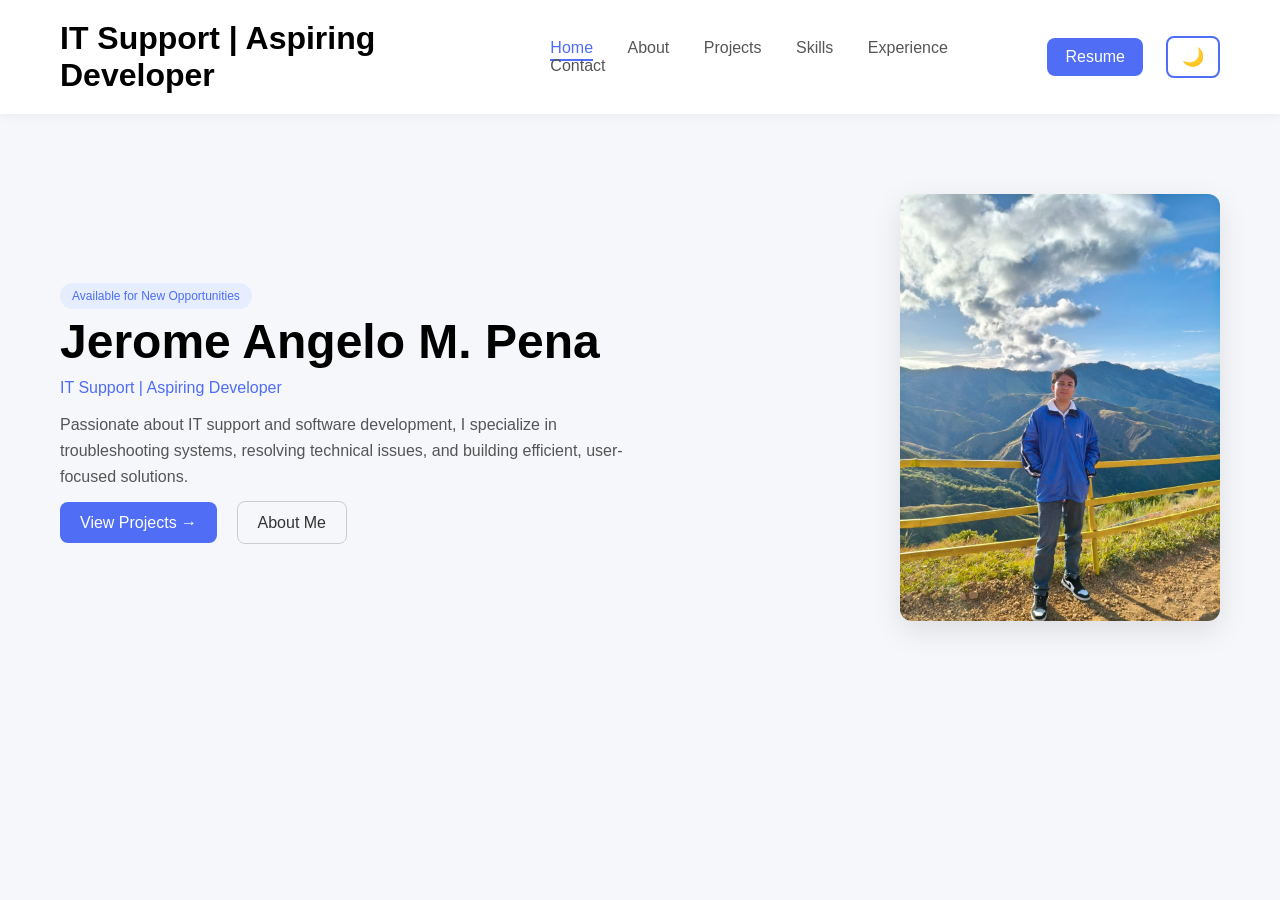
<file: index.html>
<!DOCTYPE html>
<html lang="en">
<head>
  <meta charset="UTF-8" />
  <meta name="viewport" content="width=device-width, initial-scale=1.0" />
  <title>Portfolio</title>

 <link rel="stylesheet" href="./css/global.css">
<link rel="stylesheet" href="./css/index.css">


</head>
<body>

<header>
  <h2>IT Support | Aspiring Developer</h2>
 <nav>
  <a href="./index.html" class="active">Home</a>
  <a href="./pages/about.html">About</a>
  <a href="./pages/projects.html">Projects</a>
  <a href="./pages/skill.html">Skills</a>
  <a href="./pages/experience.html">Experience</a>
  <a href="./pages/contact.html">Contact</a>
</nav>
  <a href="assets/resume/Jerome-Angelo-Pena-ATS-resume.pdf" class="btn">Resume</a>
  <button id="theme-toggle">🌙</button>
</header>

<section class="hero">
  <div class="hero-text">
    <span class="badge">Available for New Opportunities</span>
    <h1>Jerome Angelo M. Pena</h1>
    <p class="role">IT Support | Aspiring Developer</p>
    <p class="desc">
      Passionate about IT support and software development, 
      I specialize in troubleshooting systems, resolving technical issues, and building efficient, user-focused solutions.
    </p>

    <div class="buttons">
      <a href="./pages/projects.html" class="primary">View Projects →</a>
      <a href="./pages/about.html" class="secondary">About Me</a>
    </div>
  </div>

  <div class="hero-img">
    <img src="assets/images/profile.jpg" alt="Profile" />
  </div>
</section>

<script src="js/script.js"></script>
</body>
</html>
</file>
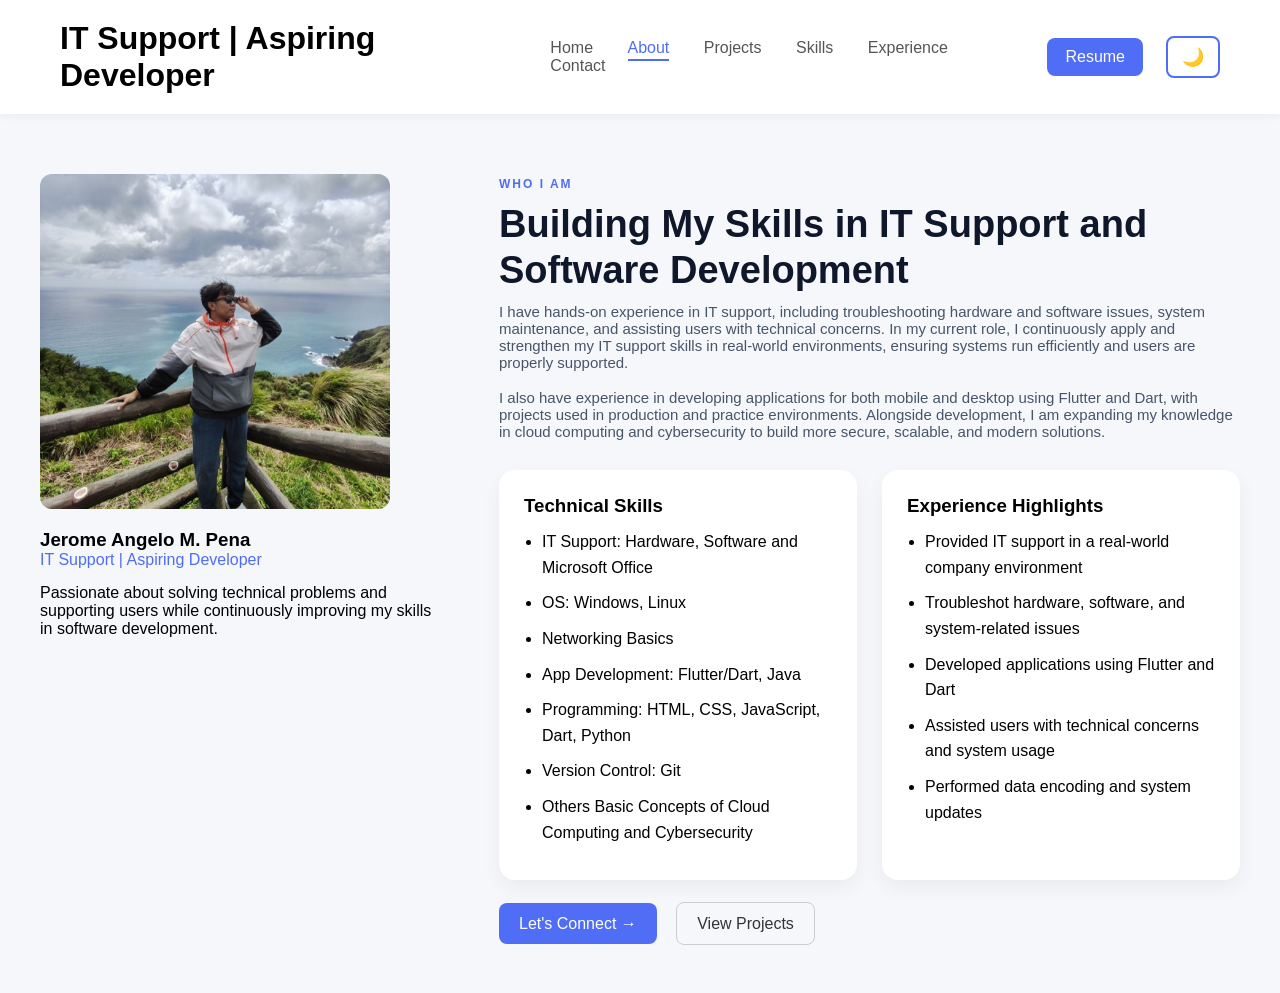
<file: pages/about.html>
<!DOCTYPE html>
<html lang="en">
<head>
  <meta charset="UTF-8" />
  <meta name="viewport" content="width=device-width, initial-scale=1.0"/>
  <title>About Me</title>
<link rel="stylesheet" href="../css/global.css">
<link rel="stylesheet" href="../css/about.css">
</head>
<body>

<header>
  <h2>IT Support | Aspiring Developer</h2>
 <nav>
  <a href="../index.html">Home</a>
  <a href="./about.html" class="active">About</a>
  <a href="./projects.html">Projects</a>
  <a href="./skill.html">Skills</a>
  <a href="./experience.html">Experience</a>
  <a href="./contact.html">Contact</a>
</nav>
  <a href="../assets/resume/Jerome-Angelo-Pena-ATS-resume.pdf" class="btn">Resume</a>
  <button id="theme-toggle">🌙</button>
</header>

<section class="about">
  <div class="about-container">

    <!-- LEFT (Profile Info) -->
    <div class="about-left">
      <img src="../assets/images/about_image.JPG" alt="Profile" />

      <h3>Jerome Angelo M. Pena</h3>
      <p class="role">IT Support | Aspiring Developer</p>

      <p class="mini-desc">
        Passionate about solving technical problems and supporting users while continuously improving my skills in software development.
      </p>
    </div>

    <!-- RIGHT (Content) -->
    <div class="about-right">

      <span class="section-label">WHO I AM</span>

      <h1>
        Building My Skills in IT Support and Software Development
      </h1>

     <p>
  I have hands-on experience in IT support, including troubleshooting hardware and software issues, system maintenance, and assisting users with technical concerns. In my current role, I continuously apply and strengthen my IT support skills in real-world environments, ensuring systems run efficiently and users are properly supported.
</p>

<p>
  I also have experience in developing applications for both mobile and desktop using Flutter and Dart, with projects used in production and practice environments. Alongside development, I am expanding my knowledge in cloud computing and cybersecurity to build more secure, scalable, and modern solutions.
</p>

      <!-- SKILLS -->
     <div class="about-cards">

  <!-- Technical Skills -->
  <div class="card">
    <h3>Technical Skills</h3>
    <ul>
      <li>IT Support: Hardware, Software and Microsoft Office</li>
      <li>OS: Windows, Linux</li>
      <li>Networking Basics</li>
      <li>App Development: Flutter/Dart, Java</li>
      <li>Programming: HTML, CSS, JavaScript, Dart, Python</li>
      <li>Version Control: Git</li>
      <li>Others Basic Concepts of Cloud Computing and Cybersecurity</li>
    </ul>
  </div>

 <!-- Experience Highlights -->
<div class="card">
  <h3>Experience Highlights</h3>
  <ul>
    <li>Provided IT support in a real-world company environment</li>
    <li>Troubleshot hardware, software, and system-related issues</li>
    <li>Developed applications using Flutter and Dart</li>
    <li>Assisted users with technical concerns and system usage</li>
    <li>Performed data encoding and system updates</li>
  </ul>
</div>

</div>

      <!-- CTA -->
      <div class="about-buttons">
        <a href="./contact.html" class="primary">Let's Connect →</a>
        <a href="./projects.html" class="secondary">View Projects</a>
      </div>

    </div>

  </div>
</section>

<script src="../js/script.js"></script>
</body>
</html>
</file>
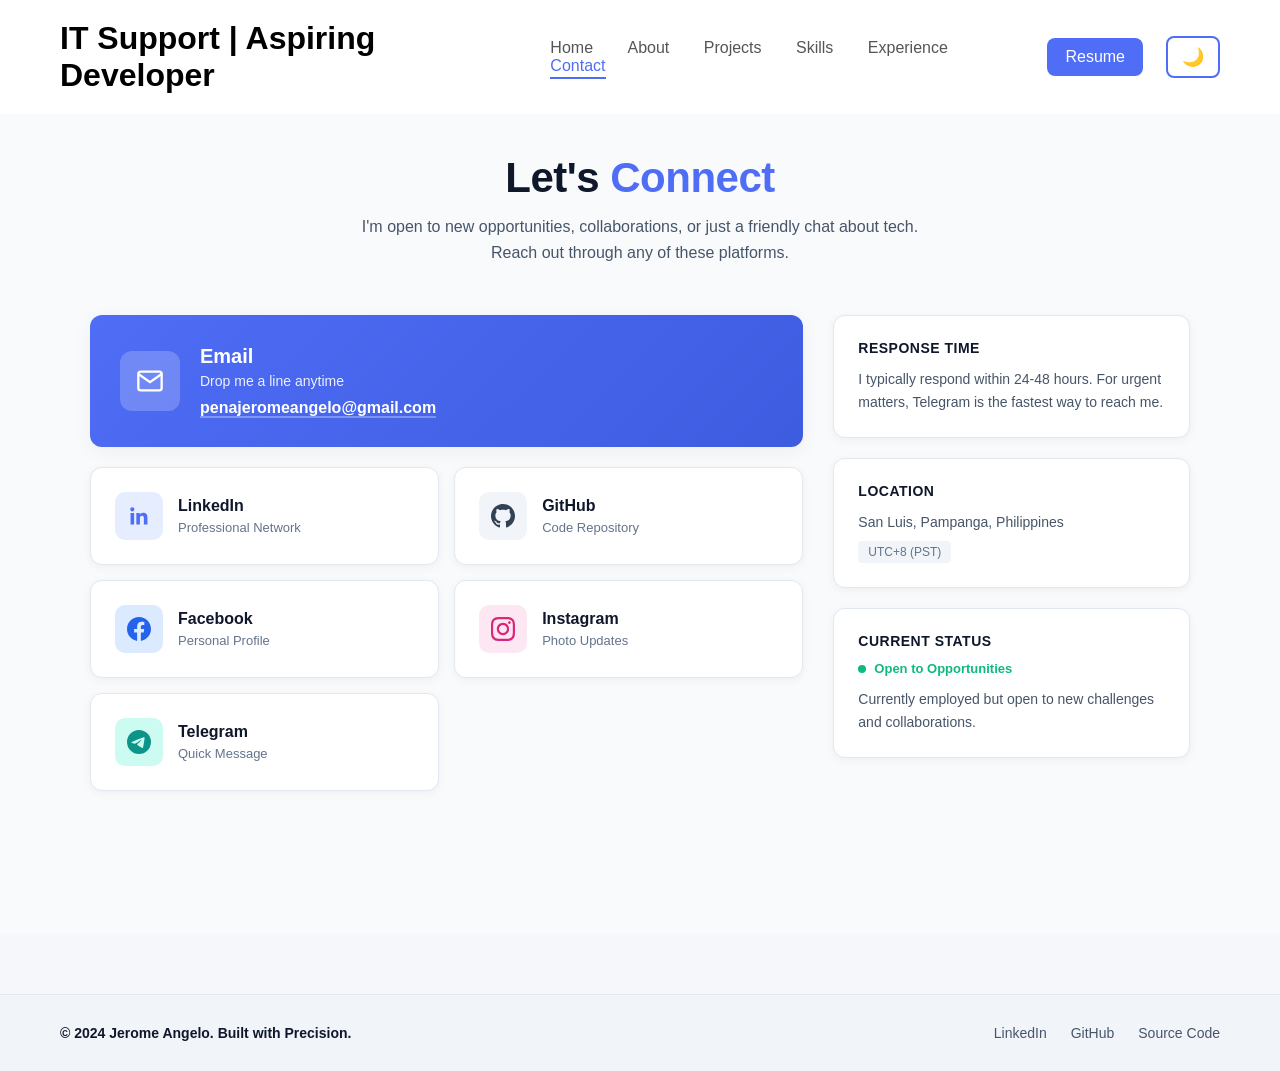
<file: pages/contact.html>
<!DOCTYPE html>
<html lang="en">
<head>
  <meta charset="UTF-8" />
  <meta name="viewport" content="width=device-width, initial-scale=1.0"/>
  <title>Contact</title>
  <link rel="stylesheet" href="../css/global.css">
<link rel="stylesheet" href="../css/contact.css">
</head>
<body>

<header>
  <h2>IT Support | Aspiring Developer</h2>
 <nav>
  <a href="../index.html">Home</a>
  <a href="./about.html">About</a>
  <a href="./projects.html">Projects</a>
  <a href="./skill.html">Skills</a>
  <a href="./experience.html">Experience</a>
  <a href="./contact.html" class="active">Contact</a>
</nav>
  <a href="../assets/resume/Jerome-Angelo-Pena-ATS-resume.pdf" class="btn">Resume</a>
  <button id="theme-toggle">🌙</button>
</header>

<section class="contact">
  <div class="contact-container">

    <div class="contact-header">
      <h1>Let's <span class="highlight">Connect</span></h1>
      <p class="contact-intro">
        I'm open to new opportunities, collaborations, or just a friendly chat about tech. Reach out through any of these platforms.
      </p>
    </div>

    <div class="contact-grid">
      <!-- Left - Contact Cards -->
      <div class="contact-main">

        <!-- Email Card -->
        <div class="contact-card primary-card">
          <div class="card-icon">
            <svg viewBox="0 0 24 24" fill="none" stroke="currentColor" stroke-width="2">
              <path d="M4 4h16c1.1 0 2 .9 2 2v12c0 1.1-.9 2-2 2H4c-1.1 0-2-.9-2-2V6c0-1.1.9-2 2-2z"></path>
              <polyline points="22,6 12,13 2,6"></polyline>
            </svg>
          </div>
          <div class="card-content">
            <h3>Email</h3>
            <p>Drop me a line anytime</p>
            <a href="mailto:penajeromeangelo@gmail.com" class="contact-link">penajeromeangelo@gmail.com</a>
          </div>
        </div>

        <!-- Social Links Grid -->
        <div class="social-grid">

          <a href="https://www.linkedin.com/in/jerome-angelo-peña-227343305" target="_blank" class="social-card linkedin">
            <div class="social-icon">
              <svg viewBox="0 0 24 24" fill="currentColor">
                <path d="M20.447 20.452h-3.554v-5.569c0-1.328-.027-3.037-1.852-3.037-1.853 0-2.136 1.445-2.136 2.939v5.667H9.351V9h3.414v1.561h.046c.477-.9 1.637-1.85 3.37-1.85 3.601 0 4.267 2.37 4.267 5.455v6.286zM5.337 7.433c-1.144 0-2.063-.926-2.063-2.065 0-1.138.92-2.063 2.063-2.063 1.14 0 2.064.925 2.064 2.063 0 1.139-.925 2.065-2.064 2.065zm1.782 13.019H3.555V9h3.564v11.452z"/>
              </svg>
            </div>
            <div class="social-info">
              <h4>LinkedIn</h4>
              <span>Professional Network</span>
            </div>
          </a>

          <a href="https://github.com/JeromeAngelo" target="_blank" class="social-card github">
            <div class="social-icon">
              <svg viewBox="0 0 24 24" fill="currentColor">
                <path d="M12 0c-6.626 0-12 5.373-12 12 0 5.302 3.438 9.8 8.207 11.387.599.111.793-.261.793-.577v-2.234c-3.338.726-4.033-1.416-4.033-1.416-.546-1.387-1.333-1.756-1.333-1.756-1.089-.745.083-.729.083-.729 1.205.084 1.839 1.237 1.839 1.237 1.07 1.834 2.807 1.304 3.492.997.107-.775.418-1.305.762-1.604-2.665-.305-5.467-1.334-5.467-5.931 0-1.311.469-2.381 1.236-3.221-.124-.303-.535-1.524.117-3.176 0 0 1.008-.322 3.301 1.23.957-.266 1.983-.399 3.003-.404 1.02.005 2.047.138 3.006.404 2.291-1.552 3.297-1.23 3.297-1.23.653 1.653.242 2.874.118 3.176.77.84 1.235 1.911 1.235 3.221 0 4.609-2.807 5.624-5.479 5.921.43.372.823 1.102.823 2.222v3.293c0 .319.192.694.801.576 4.765-1.589 8.199-6.086 8.199-11.386 0-6.627-5.373-12-12-12z"/>
              </svg>
            </div>
            <div class="social-info">
              <h4>GitHub</h4>
              <span>Code Repository</span>
            </div>
          </a>

          <a href="https://www.facebook.com/GenLelouchRamperouge17" target="_blank" class="social-card facebook">
            <div class="social-icon">
              <svg viewBox="0 0 24 24" fill="currentColor">
                <path d="M24 12.073c0-6.627-5.373-12-12-12s-12 5.373-12 12c0 5.99 4.388 10.954 10.125 11.854v-8.385H7.078v-3.47h3.047V9.43c0-3.007 1.792-4.669 4.533-4.669 1.312 0 2.686.235 2.686.235v2.953H15.83c-1.491 0-1.956.925-1.956 1.874v2.25h3.328l-.532 3.47h-2.796v8.385C19.612 23.027 24 18.062 24 12.073z"/>
              </svg>
            </div>
            <div class="social-info">
              <h4>Facebook</h4>
              <span>Personal Profile</span>
            </div>
          </a>

          <a href="https://instagram.com/yourusername" target="_blank" class="social-card instagram">
            <div class="social-icon">
              <svg viewBox="0 0 24 24" fill="currentColor">
                <path d="M12 2.163c3.204 0 3.584.012 4.85.07 3.252.148 4.771 1.691 4.919 4.919.058 1.265.069 1.645.069 4.849 0 3.205-.012 3.584-.069 4.849-.149 3.225-1.664 4.771-4.919 4.919-1.266.058-1.644.07-4.85.07-3.204 0-3.584-.012-4.849-.07-3.26-.149-4.771-1.699-4.919-4.92-.058-1.265-.07-1.644-.07-4.849 0-3.204.013-3.583.07-4.849.149-3.227 1.664-4.771 4.919-4.919 1.266-.057 1.645-.069 4.849-.069zm0-2.163c-3.259 0-3.667.014-4.947.072-4.358.2-6.78 2.618-6.98 6.98-.059 1.281-.073 1.689-.073 4.948 0 3.259.014 3.668.072 4.948.2 4.358 2.618 6.78 6.98 6.98 1.281.058 1.689.072 4.948.072 3.259 0 3.668-.014 4.948-.072 4.354-.2 6.782-2.618 6.979-6.98.059-1.28.073-1.689.073-4.948 0-3.259-.014-3.667-.072-4.947-.196-4.354-2.617-6.78-6.979-6.98-1.281-.059-1.69-.073-4.949-.073zm0 5.838c-3.403 0-6.162 2.759-6.162 6.162s2.759 6.163 6.162 6.163 6.162-2.759 6.162-6.163c0-3.403-2.759-6.162-6.162-6.162zm0 10.162c-2.209 0-4-1.79-4-4 0-2.209 1.791-4 4-4s4 1.791 4 4c0 2.21-1.791 4-4 4zm6.406-11.845c-.796 0-1.441.645-1.441 1.44s.645 1.44 1.441 1.44c.795 0 1.439-.645 1.439-1.44s-.644-1.44-1.439-1.44z"/>
              </svg>
            </div>
            <div class="social-info">
              <h4>Instagram</h4>
              <span>Photo Updates</span>
            </div>
          </a>

          <a href="https://t.me/ToshiNori1704" target="_blank" class="social-card telegram">
            <div class="social-icon">
              <svg viewBox="0 0 24 24" fill="currentColor">
                <path d="M11.944 0A12 12 0 0 0 0 12a12 12 0 0 0 12 12 12 12 0 0 0 12-12A12 12 0 0 0 12 0a12 12 0 0 0-.056 0zm4.962 7.224c.1-.002.321.023.465.14a.506.506 0 0 1 .171.325c.016.093.036.306.02.472-.18 1.898-.962 6.502-1.36 8.627-.168.9-.499 1.201-.82 1.23-.696.065-1.225-.46-1.9-.902-1.056-.693-1.653-1.124-2.678-1.8-1.185-.78-.417-1.21.258-1.91.177-.184 3.247-2.977 3.307-3.23.007-.032.014-.15-.056-.212s-.174-.041-.249-.024c-.106.024-1.793 1.14-5.061 3.345-.48.33-.913.49-1.302.48-.428-.008-1.252-.241-1.865-.44-.752-.245-1.349-.374-1.297-.789.027-.216.325-.437.893-.663 3.498-1.524 5.83-2.529 6.998-3.014 3.332-1.386 4.025-1.627 4.476-1.635z"/>
              </svg>
            </div>
            <div class="social-info">
              <h4>Telegram</h4>
              <span>Quick Message</span>
            </div>
          </a>

        </div>
      </div>

      <!-- Right - Quick Info -->
      <aside class="contact-sidebar">
        <div class="info-card">
          <h3>Response Time</h3>
          <p>I typically respond within 24-48 hours. For urgent matters, Telegram is the fastest way to reach me.</p>
        </div>

        <div class="info-card">
          <h3>Location</h3>
          <p>San Luis, Pampanga, Philippines</p>
          <span class="timezone">UTC+8 (PST)</span>
        </div>

        <div class="info-card status-card">
          <h3>Current Status</h3>
          <div class="status-indicator">
            <span class="status-dot"></span>
            <span class="status-text">Open to Opportunities</span>
          </div>
          <p>Currently employed but open to new challenges and collaborations.</p>
        </div>
      </aside>
    </div>

  </div>
</section>

<footer class="contact-footer">
  <p>&copy; 2024 Jerome Angelo. Built with Precision.</p>
  <div class="footer-links">
    <a href="https://www.linkedin.com/in/jerome-angelo-peña-227343305" target="_blank">LinkedIn</a>
    <a href="https://github.com/JeromeAngelo" target="_blank">GitHub</a>
    <a href="#">Source Code</a>
  </div>
</footer>

<script src="../js/script.js"></script>
</body>
</html>
</file>
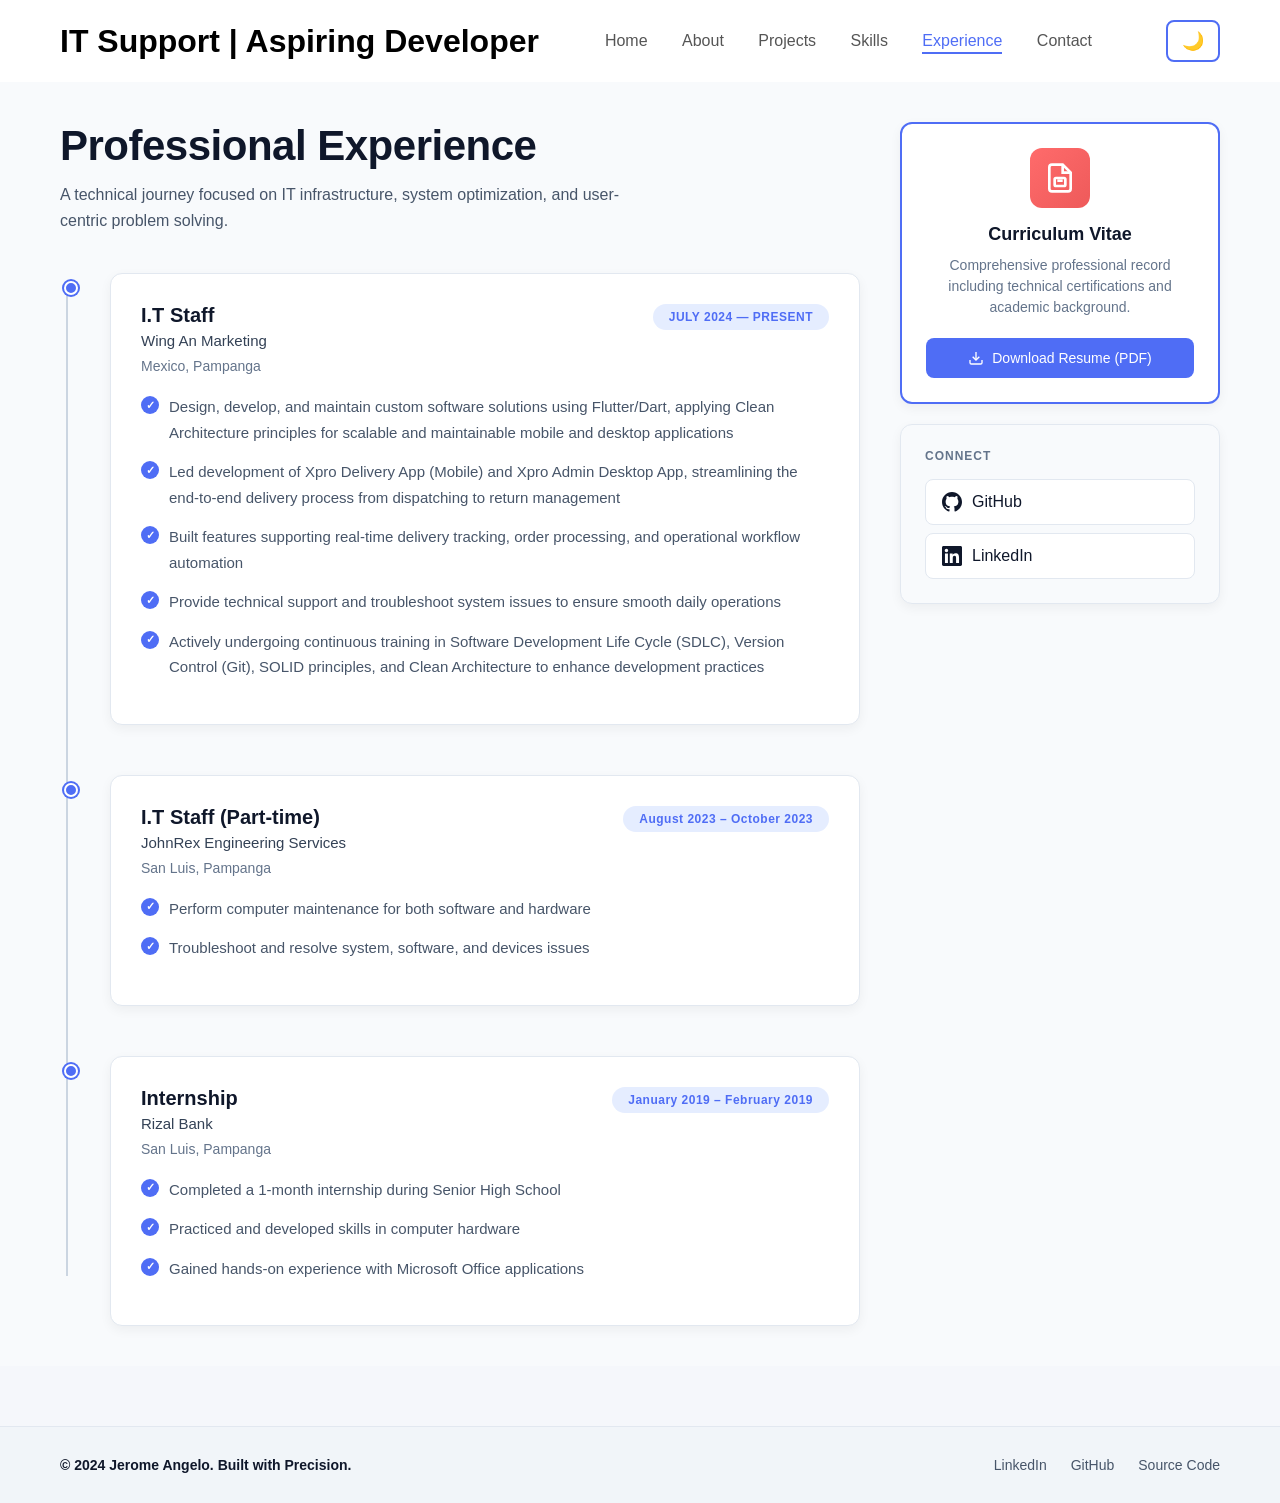
<file: pages/experience.html>
<!DOCTYPE html>
<html lang="en">
<head>
  <meta charset="UTF-8" />
  <meta name="viewport" content="width=device-width, initial-scale=1.0"/>
  <title>Experience</title>
  <link rel="stylesheet" href="../css/global.css">
<link rel="stylesheet" href="../css/experience.css">
</head>
<body>

<header>
  <h2>IT Support | Aspiring Developer</h2>
  <nav>
  <a href="../index.html">Home</a>
  <a href="./about.html" >About</a>
  <a href="./projects.html" >Projects</a>
  <a href="./skill.html">Skills</a>
  <a href="./experience.html" class="active">Experience</a>
  <a href="./contact.html">Contact</a>
</nav>
 
  <button id="theme-toggle">🌙</button>
</header>

<section class="experience">
  <div class="experience-container">

    <!-- Left Content -->
    <div class="experience-main">
      <div class="experience-header">
        <h1>Professional Experience</h1>
        <p class="experience-intro">
          A technical journey focused on IT infrastructure, system optimization, and user-centric problem solving.
        </p>
      </div>

      <div class="timeline">

        <!-- Job 1 -->
        <div class="timeline-item">
          <div class="timeline-marker"></div>
          <div class="timeline-content">
            <div class="job-card">
              <div class="job-header">
                <div class="job-title-section">
                  <h3>I.T Staff</h3>
                  <span class="company">Wing An Marketing</span>
                </div>
                <span class="job-date">JULY 2024 — PRESENT</span>
              </div>
              <p class="job-location">Mexico, Pampanga</p>
              <ul class="job-responsibilities">
                <li><span class="check-icon">✓</span>Design, develop, and maintain custom software solutions using Flutter/Dart, applying Clean Architecture principles for scalable and maintainable mobile and desktop applications</li>
                <li><span class="check-icon">✓</span>Led development of Xpro Delivery App (Mobile) and Xpro Admin Desktop App, streamlining the end-to-end delivery process from dispatching to return management</li>
                <li><span class="check-icon">✓</span>Built features supporting real-time delivery tracking, order processing, and operational workflow automation</li>
                <li><span class="check-icon">✓</span>Provide technical support and troubleshoot system issues to ensure smooth daily operations</li>
                <li><span class="check-icon">✓</span>Actively undergoing continuous training in Software Development Life Cycle (SDLC), Version Control (Git), SOLID principles, and Clean Architecture to enhance development practices</li>
              </ul>
            </div>
          </div>
        </div>

        <!-- Job 2 -->
        <div class="timeline-item">
          <div class="timeline-marker"></div>
          <div class="timeline-content">
            <div class="job-card">
              <div class="job-header">
                <div class="job-title-section">
                  <h3>I.T Staff (Part-time)</h3>
                  <span class="company">JohnRex Engineering Services</span>
                </div>
                <span class="job-date">August 2023 – October 2023</span>
              </div>
              <p class="job-location">San Luis, Pampanga</p>
              <ul class="job-responsibilities">
                <li><span class="check-icon">✓</span>Perform computer maintenance for both software and hardware</li>
                <li><span class="check-icon">✓</span>Troubleshoot and resolve system, software, and devices issues</li>
              </ul>
            </div>
          </div>
        </div>

        <!-- Job 3 -->
        <div class="timeline-item">
          <div class="timeline-marker"></div>
          <div class="timeline-content">
            <div class="job-card">
              <div class="job-header">
                <div class="job-title-section">
                  <h3>Internship</h3>
                  <span class="company">Rizal Bank</span>
                </div>
                 <span class="job-date">January 2019 – February 2019</span>
              </div>
              <p class="job-location">San Luis, Pampanga</p>
              <ul class="job-responsibilities">
                <li><span class="check-icon">✓</span>Completed a 1-month internship during Senior High School</li>
                <li><span class="check-icon">✓</span>Practiced and developed skills in computer hardware</li>
                <li><span class="check-icon">✓</span>Gained hands-on experience with Microsoft Office applications</li>
              </ul>
            </div>
          </div>
        </div>

      </div>
    </div>

    <!-- Right Sidebar -->
    <aside class="experience-sidebar">
      <!-- Resume Download Card -->
      <div class="sidebar-card resume-card">
        <div class="pdf-icon">
          <svg viewBox="0 0 24 24" fill="none" stroke="currentColor" stroke-width="2">
            <path d="M14 2H6a2 2 0 0 0-2 2v16a2 2 0 0 0 2 2h12a2 2 0 0 0 2-2V8z"></path>
            <polyline points="14 2 14 8 20 8"></polyline>
            <rect x="8" y="12" width="8" height="6" rx="1"></rect>
            <line x1="10" y1="14" x2="14" y2="14"></line>
          </svg>
        </div>
        <h3>Curriculum Vitae</h3>
        <p>Comprehensive professional record including technical certifications and academic background.</p>
        <button id="download-resume" class="download-btn" data-resume-url="../assets/resume/Jerome-Angelo-Pena-ATS-resume.pdf">
          <svg viewBox="0 0 24 24" fill="none" stroke="currentColor" stroke-width="2">
            <path d="M21 15v4a2 2 0 0 1-2 2H5a2 2 0 0 1-2-2v-4"></path>
            <polyline points="7 10 12 15 17 10"></polyline>
            <line x1="12" y1="15" x2="12" y2="3"></line>
          </svg>
          Download Resume (PDF)
        </button>
      </div>

      <!-- Technical Environment
      <div class="sidebar-card tech-env-card">
        <h4>TECHNICAL ENVIRONMENT</h4>
        <div class="tech-item">
          <span class="tech-label">OS_ENV:</span>
          <span class="tech-value">Windows/Linux</span>
        </div>
        <div class="tech-item">
          <span class="tech-label">TICKETING:</span>
          <span class="tech-value">ServiceNow</span>
        </div>
        <div class="tech-item">
          <span class="tech-label">SLA_COMP:</span>
          <span class="tech-value">98.4%</span>
        </div>
      </div> -->

      <!-- Social Links -->
      <div class="sidebar-card social-card">
        <h4>CONNECT</h4>
        <a href="https://github.com/JeromeAngelo" target="_blank" class="social-link">
          <svg viewBox="0 0 24 24" fill="currentColor">
            <path d="M12 0c-6.626 0-12 5.373-12 12 0 5.302 3.438 9.8 8.207 11.387.599.111.793-.261.793-.577v-2.234c-3.338.726-4.033-1.416-4.033-1.416-.546-1.387-1.333-1.756-1.333-1.756-1.089-.745.083-.729.083-.729 1.205.084 1.839 1.237 1.839 1.237 1.07 1.834 2.807 1.304 3.492.997.107-.775.418-1.305.762-1.604-2.665-.305-5.467-1.334-5.467-5.931 0-1.311.469-2.381 1.236-3.221-.124-.303-.535-1.524.117-3.176 0 0 1.008-.322 3.301 1.23.957-.266 1.983-.399 3.003-.404 1.02.005 2.047.138 3.006.404 2.291-1.552 3.297-1.23 3.297-1.23.653 1.653.242 2.874.118 3.176.77.84 1.235 1.911 1.235 3.221 0 4.609-2.807 5.624-5.479 5.921.43.372.823 1.102.823 2.222v3.293c0 .319.192.694.801.576 4.765-1.589 8.199-6.086 8.199-11.386 0-6.627-5.373-12-12-12z"/>
          </svg>
          GitHub
        </a>
        <a href="https://linkedin.com/in/jerome-angelo-peña-227343305" target="_blank" class="social-link">
          <svg viewBox="0 0 24 24" fill="currentColor">
            <path d="M20.447 20.452h-3.554v-5.569c0-1.328-.027-3.037-1.852-3.037-1.853 0-2.136 1.445-2.136 2.939v5.667H9.351V9h3.414v1.561h.046c.477-.9 1.637-1.85 3.37-1.85 3.601 0 4.267 2.37 4.267 5.455v6.286zM5.337 7.433c-1.144 0-2.063-.926-2.063-2.065 0-1.138.92-2.063 2.063-2.063 1.14 0 2.064.925 2.064 2.063 0 1.139-.925 2.065-2.064 2.065zm1.782 13.019H3.555V9h3.564v11.452zM22.225 0H1.771C.792 0 0 .774 0 1.729v20.542C0 23.227.792 24 1.771 24h20.451C23.2 24 24 23.227 24 22.271V1.729C24 .774 23.2 0 22.222 0h.003z"/>
          </svg>
          LinkedIn
        </a>
      </div>
    </aside>

  </div>
</section>

<footer class="experience-footer">
  <p>© 2024 Jerome Angelo. Built with Precision.</p>
  <div class="footer-links">
   <a href="https://www.linkedin.com/in/jerome-angelo-peña-227343305" target="_blank">LinkedIn</a>
    <a href="https://github.com/JeromeAngelo" target="_blank">GitHub</a>
    <a href="#">Source Code</a>
  </div>
</footer>

<script src="../js/script.js"></script>
</body>
</html>
</file>
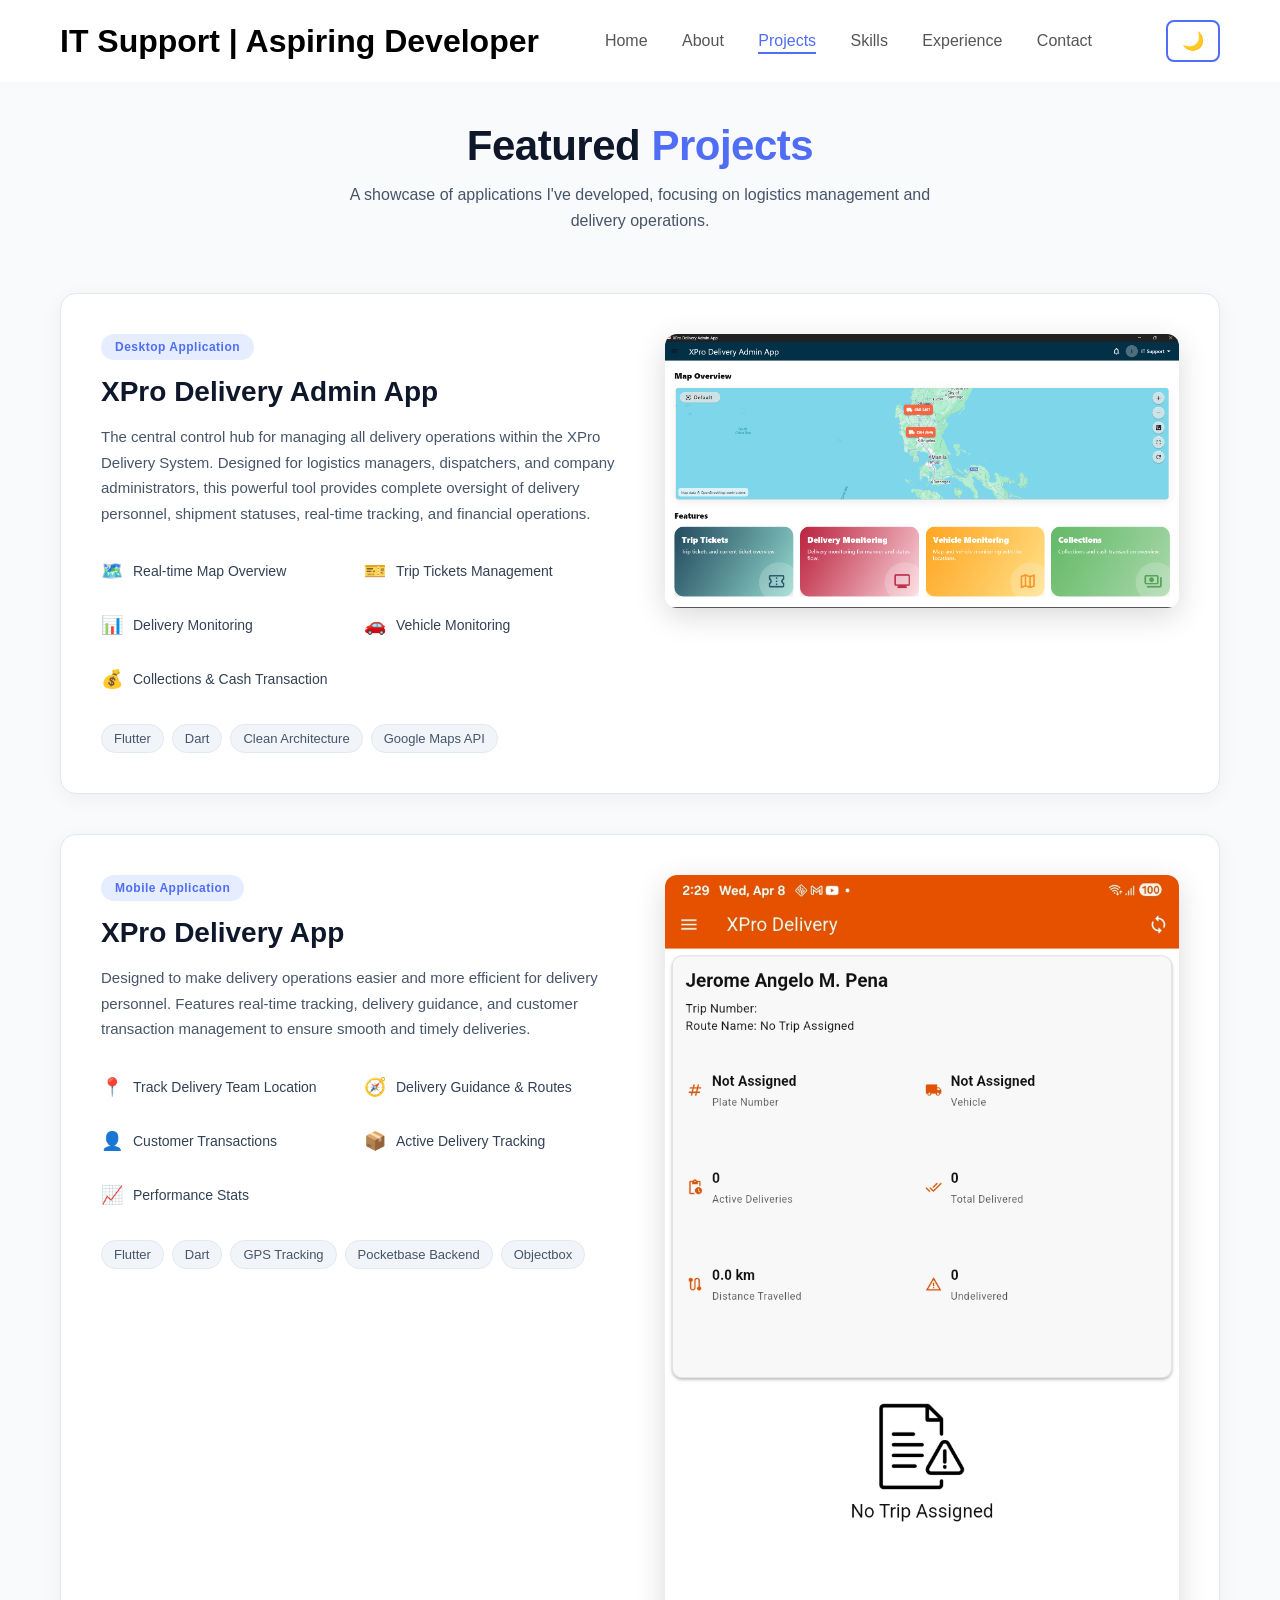
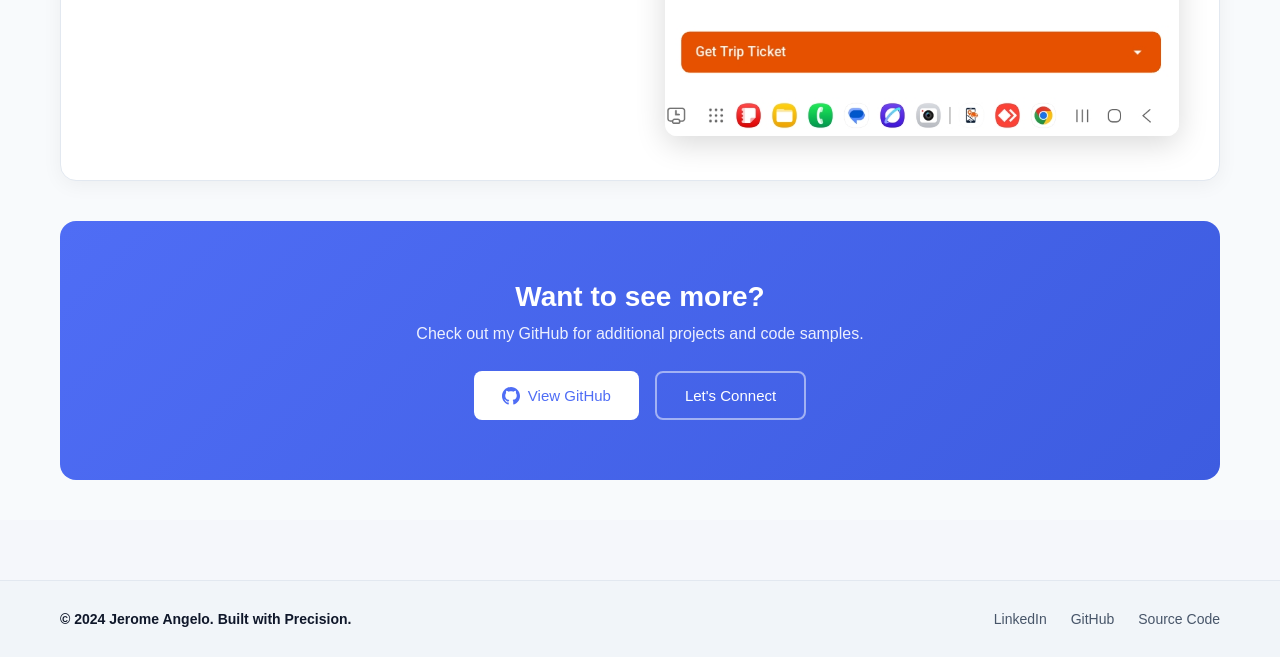
<file: pages/projects.html>
<!DOCTYPE html>
<html lang="en">
<head>
  <meta charset="UTF-8" />
  <meta name="viewport" content="width=device-width, initial-scale=1.0"/>
  <title>Projects</title>
 <link rel="stylesheet" href="../css/global.css">
<link rel="stylesheet" href="../css/project.css">
</head>
<body>

<header>
  <h2>IT Support | Aspiring Developer</h2>
 <nav>
  <a href="../index.html">Home</a>
  <a href="./about.html" >About</a>
  <a href="./projects.html" class="active">Projects</a>
  <a href="./skill.html">Skills</a>
  <a href="./experience.html">Experience</a>
  <a href="./contact.html">Contact</a>
</nav>
 
  <button id="theme-toggle">🌙</button>
</header>

<section class="projects">
  <div class="projects-container">

    <div class="projects-header">
      <h1>Featured <span class="highlight">Projects</span></h1>
      <p class="projects-intro">
        A showcase of applications I've developed, focusing on logistics management and delivery operations.
      </p>
    </div>

    <!-- Project 1: XPro Delivery Admin App -->
    <div class="project-card">
      <div class="project-content">
        <div class="project-info">
          <span class="project-type">Desktop Application</span>
          <h2>XPro Delivery Admin App</h2>
          <p class="project-description">
            The central control hub for managing all delivery operations within the XPro Delivery System.
            Designed for logistics managers, dispatchers, and company administrators, this powerful tool
            provides complete oversight of delivery personnel, shipment statuses, real-time tracking, and financial operations.
          </p>
          <div class="project-features">
            <div class="feature">
              <span class="feature-icon">🗺️</span>
              <span>Real-time Map Overview</span>
            </div>
            <div class="feature">
              <span class="feature-icon">🎫</span>
              <span>Trip Tickets Management</span>
            </div>
            <div class="feature">
              <span class="feature-icon">📊</span>
              <span>Delivery Monitoring</span>
            </div>
            <div class="feature">
              <span class="feature-icon">🚗</span>
              <span>Vehicle Monitoring</span>
            </div>
            <div class="feature">
              <span class="feature-icon">💰</span>
              <span>Collections & Cash Transaction</span>
            </div>
          </div>
          <div class="tech-stack">
            <span class="tech-tag">Flutter</span>
            <span class="tech-tag">Dart</span>
            <span class="tech-tag">Clean Architecture</span>
            <span class="tech-tag">Google Maps API</span>
          </div>
        </div>
        <div class="project-image">
          <img src="../assets/images/xpro_admin_ss.png" alt="XPro Delivery Admin App Screenshot">
        </div>
      </div>
    </div>

    <!-- Project 2: XPro Delivery Mobile App -->
    <div class="project-card">
      <div class="project-content reverse">
        <div class="project-image">
          <img src="../assets/images/xpro_delivery_app.jpg" alt="XPro Delivery Mobile App Screenshot">
        </div>
        <div class="project-info">
          <span class="project-type">Mobile Application</span>
          <h2>XPro Delivery App</h2>
          <p class="project-description">
            Designed to make delivery operations easier and more efficient for delivery personnel.
            Features real-time tracking, delivery guidance, and customer transaction management
            to ensure smooth and timely deliveries.
          </p>
          <div class="project-features">
            <div class="feature">
              <span class="feature-icon">📍</span>
              <span>Track Delivery Team Location</span>
            </div>
            <div class="feature">
              <span class="feature-icon">🧭</span>
              <span>Delivery Guidance & Routes</span>
            </div>
            <div class="feature">
              <span class="feature-icon">👤</span>
              <span>Customer Transactions</span>
            </div>
            <div class="feature">
              <span class="feature-icon">📦</span>
              <span>Active Delivery Tracking</span>
            </div>
            <div class="feature">
              <span class="feature-icon">📈</span>
              <span>Performance Stats</span>
            </div>
          </div>
          <div class="tech-stack">
            <span class="tech-tag">Flutter</span>
            <span class="tech-tag">Dart</span>
            <span class="tech-tag">GPS Tracking</span>
            <span class="tech-tag">Pocketbase Backend</span>
            <span class="tech-tag">Objectbox</span>
          </div>
        </div>
      </div>
    </div>

    <!-- CTA Section -->
    <div class="projects-cta">
      <h3>Want to see more?</h3>
      <p>Check out my GitHub for additional projects and code samples.</p>
      <div class="cta-buttons">
        <a href="https://github.com/JeromeAngelo" target="_blank" class="primary">
          <svg viewBox="0 0 24 24" fill="currentColor"><path d="M12 0c-6.626 0-12 5.373-12 12 0 5.302 3.438 9.8 8.207 11.387.599.111.793-.261.793-.577v-2.234c-3.338.726-4.033-1.416-4.033-1.416-.546-1.387-1.333-1.756-1.333-1.756-1.089-.745.083-.729.083-.729 1.205.084 1.839 1.237 1.839 1.237 1.07 1.834 2.807 1.304 3.492.997.107-.775.418-1.305.762-1.604-2.665-.305-5.467-1.334-5.467-5.931 0-1.311.469-2.381 1.236-3.221-.124-.303-.535-1.524.117-3.176 0 0 1.008-.322 3.301 1.23.957-.266 1.983-.399 3.003-.404 1.02.005 2.047.138 3.006.404 2.291-1.552 3.297-1.23 3.297-1.23.653 1.653.242 2.874.118 3.176.77.84 1.235 1.911 1.235 3.221 0 4.609-2.807 5.624-5.479 5.921.43.372.823 1.102.823 2.222v3.293c0 .319.192.694.801.576 4.765-1.589 8.199-6.086 8.199-11.386 0-6.627-5.373-12-12-12z"/></svg>
          View GitHub
        </a>
        <a href="./contact.html" class="secondary">Let's Connect</a>
      </div>
    </div>

  </div>
</section>

<footer class="projects-footer">
  <p>&copy; 2024 Jerome Angelo. Built with Precision.</p>
  <div class="footer-links">
    <a href="https://www.linkedin.com/in/jerome-angelo-peña-227343305" target="_blank">LinkedIn</a>
    <a href="https://github.com/JeromeAngelo" target="_blank">GitHub</a>
    <a href="#">Source Code</a>
  </div>
</footer>

<script src="../js/script.js"></script>
</body>
</html>
</file>
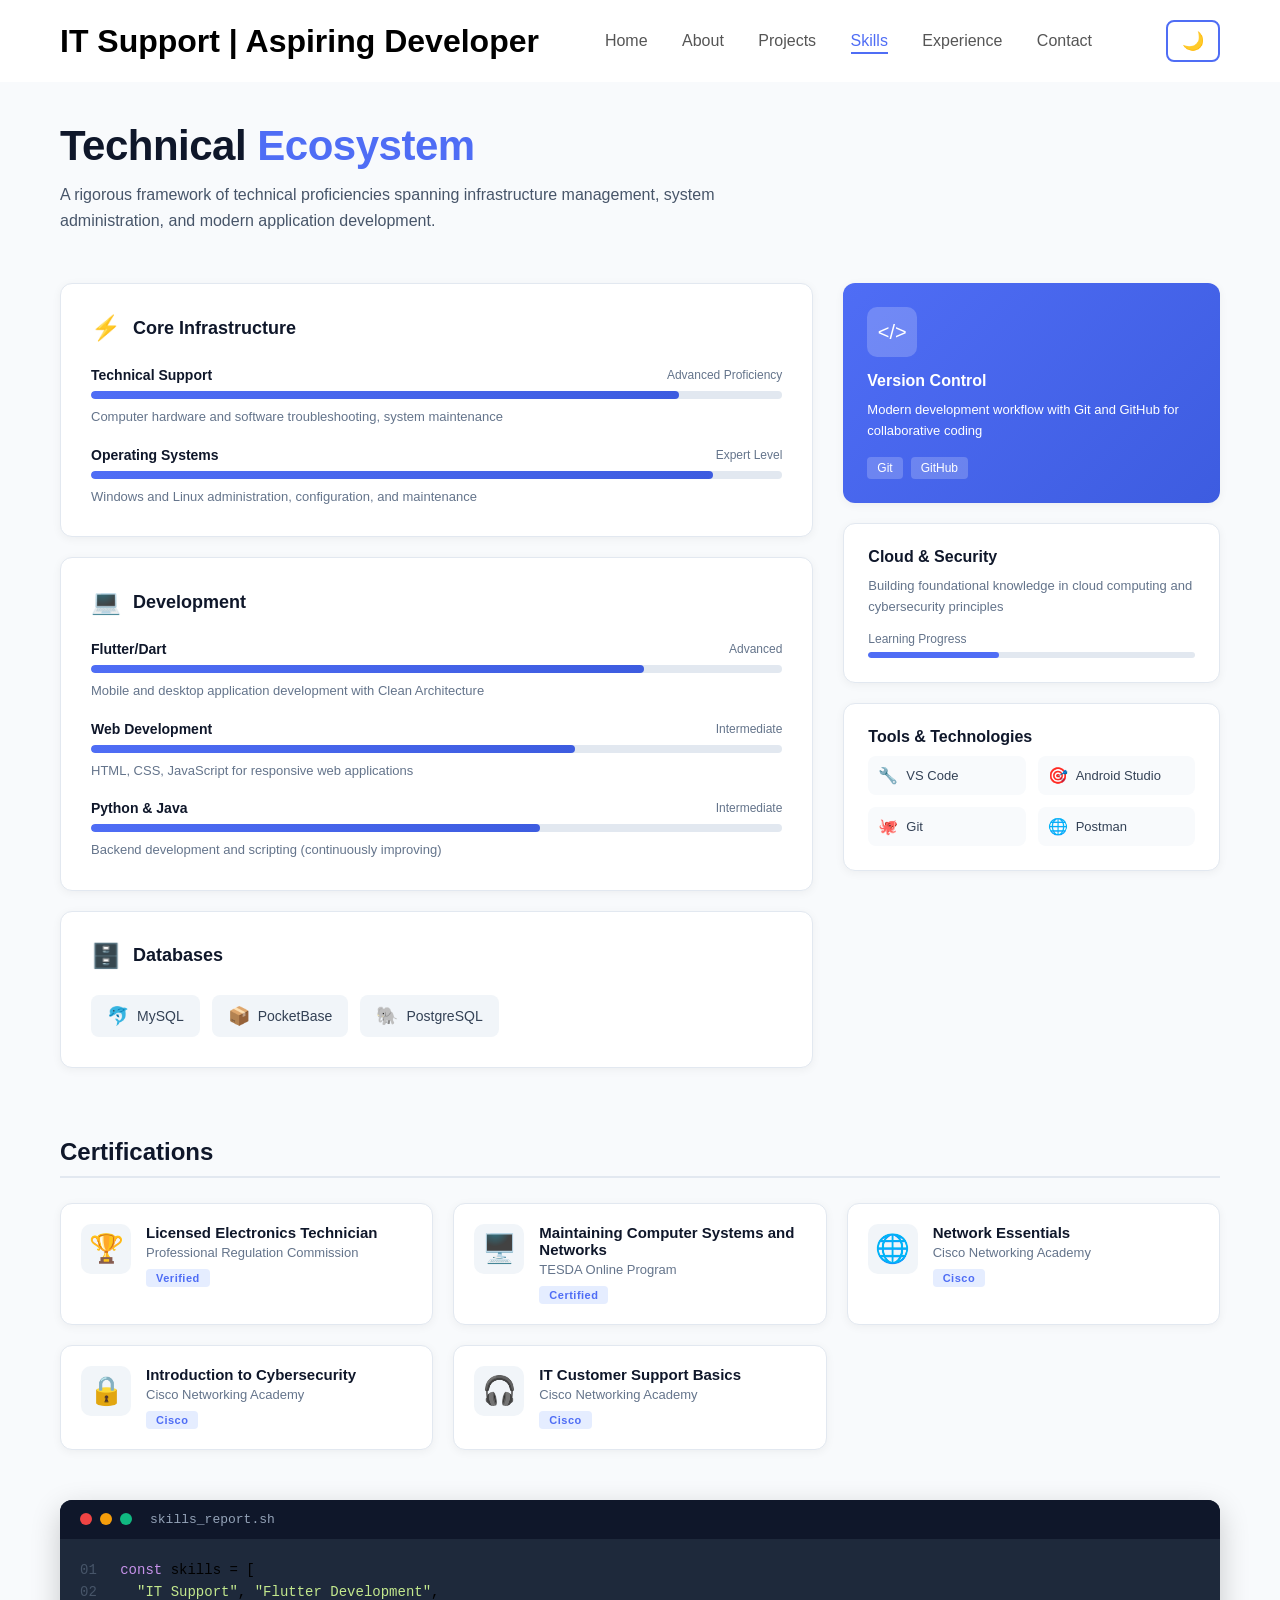
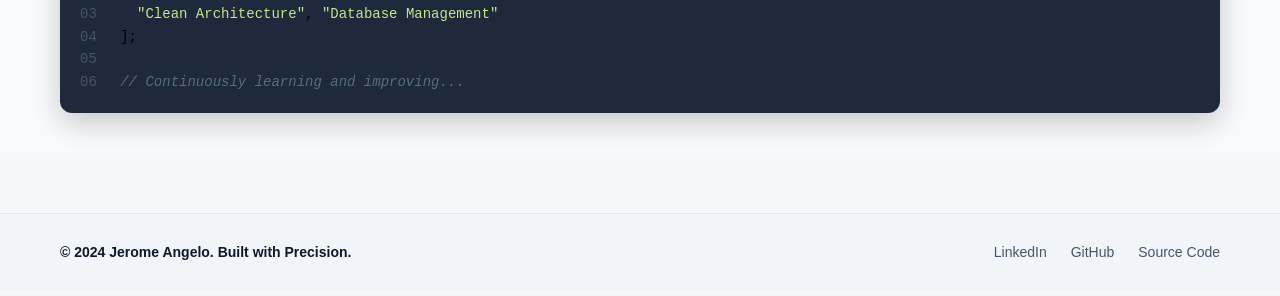
<file: pages/skill.html>
<!DOCTYPE html>
<html lang="en">
<head>
  <meta charset="UTF-8" />
  <meta name="viewport" content="width=device-width, initial-scale=1.0"/>
  <title>Skills</title>
  <link rel="stylesheet" href="../css/global.css">
<link rel="stylesheet" href="../css/skills.css">
</head>
<body>

<header>
  <h2>IT Support | Aspiring Developer</h2>
 <nav>
  <a href="../index.html">Home</a>
  <a href="./about.html" >About</a>
  <a href="./projects.html" >Projects</a>
  <a href="./skill.html" class="active">Skills</a>
  <a href="./experience.html">Experience</a>
  <a href="./contact.html">Contact</a>
</nav>
 
  <button id="theme-toggle">🌙</button>
</header>

<section class="skills">
  <div class="skills-container">

    <div class="skills-header">
      <h1>Technical <span class="highlight">Ecosystem</span></h1>
      <p class="skills-intro">
        A rigorous framework of technical proficiencies spanning infrastructure management, system administration, and modern application development.
      </p>
    </div>

    <div class="skills-grid">
      <!-- Left Column - Core Skills -->
      <div class="skills-main">

        <!-- Core Infrastructure -->
        <div class="skill-category">
          <div class="category-header">
            <span class="category-icon">⚡</span>
            <h3>Core Infrastructure</h3>
          </div>

          <div class="skill-item">
            <div class="skill-header">
              <span class="skill-name">Technical Support</span>
              <span class="skill-level">Advanced Proficiency</span>
            </div>
            <div class="skill-bar">
              <div class="skill-progress" style="width: 85%;"></div>
            </div>
            <p class="skill-desc">Computer hardware and software troubleshooting, system maintenance</p>
          </div>

          <div class="skill-item">
            <div class="skill-header">
              <span class="skill-name">Operating Systems</span>
              <span class="skill-level">Expert Level</span>
            </div>
            <div class="skill-bar">
              <div class="skill-progress" style="width: 90%;"></div>
            </div>
            <p class="skill-desc">Windows and Linux administration, configuration, and maintenance</p>
          </div>
        </div>

        <!-- Development -->
        <div class="skill-category">
          <div class="category-header">
            <span class="category-icon">💻</span>
            <h3>Development</h3>
          </div>

          <div class="skill-item">
            <div class="skill-header">
              <span class="skill-name">Flutter/Dart</span>
              <span class="skill-level">Advanced</span>
            </div>
            <div class="skill-bar">
              <div class="skill-progress" style="width: 80%;"></div>
            </div>
            <p class="skill-desc">Mobile and desktop application development with Clean Architecture</p>
          </div>

          <div class="skill-item">
            <div class="skill-header">
              <span class="skill-name">Web Development</span>
              <span class="skill-level">Intermediate</span>
            </div>
            <div class="skill-bar">
              <div class="skill-progress" style="width: 70%;"></div>
            </div>
            <p class="skill-desc">HTML, CSS, JavaScript for responsive web applications</p>
          </div>

          <div class="skill-item">
            <div class="skill-header">
              <span class="skill-name">Python & Java</span>
              <span class="skill-level">Intermediate</span>
            </div>
            <div class="skill-bar">
              <div class="skill-progress" style="width: 65%;"></div>
            </div>
            <p class="skill-desc">Backend development and scripting (continuously improving)</p>
          </div>
        </div>

        <!-- Databases -->
        <div class="skill-category">
          <div class="category-header">
            <span class="category-icon">🗄️</span>
            <h3>Databases</h3>
          </div>

          <div class="skill-badges">
            <div class="skill-badge">
              <span class="badge-icon">🐬</span>
              <span>MySQL</span>
            </div>
            <div class="skill-badge">
              <span class="badge-icon">📦</span>
              <span>PocketBase</span>
            </div>
            <div class="skill-badge">
              <span class="badge-icon">🐘</span>
              <span>PostgreSQL</span>
            </div>
          </div>
        </div>

      </div>

      <!-- Right Column - Tools & Other Skills -->
      <div class="skills-sidebar">

        <!-- Version Control Card -->
        <div class="sidebar-card highlight-card">
          <div class="card-icon">&lt;/&gt;</div>
          <h4>Version Control</h4>
          <p>Modern development workflow with Git and GitHub for collaborative coding</p>
          <div class="mini-tags">
            <span>Git</span>
            <span>GitHub</span>
          </div>
        </div>

        <!-- Cloud & Security -->
        <div class="sidebar-card">
          <h4>Cloud & Security</h4>
          <p>Building foundational knowledge in cloud computing and cybersecurity principles</p>
          <div class="progress-mini">
            <span>Learning Progress</span>
            <div class="mini-bar">
              <div class="mini-progress" style="width: 40%;"></div>
            </div>
          </div>
        </div>

        <!-- Tools Grid -->
        <div class="sidebar-card tools-card">
          <h4>Tools & Technologies</h4>
          <div class="tools-grid">
            <div class="tool-item">
              <span class="tool-icon">🔧</span>
              <span>VS Code</span>
            </div>
            <div class="tool-item">
              <span class="tool-icon">🎯</span>
              <span>Android Studio</span>
            </div>
            <div class="tool-item">
              <span class="tool-icon">🐙</span>
              <span>Git</span>
            </div>
            <div class="tool-item">
              <span class="tool-icon">🌐</span>
              <span>Postman</span>
            </div>
          </div>
        </div>

      </div>
    </div>

    <!-- Certifications Section -->
    <div class="certifications-section">
      <h2>Certifications</h2>

      <div class="certs-grid">
        <div class="cert-card">
          <div class="cert-icon">🏆</div>
          <div class="cert-content">
            <h4>Licensed Electronics Technician</h4>
            <p class="cert-issuer">Professional Regulation Commission</p>
            <span class="cert-badge">Verified</span>
          </div>
        </div>

        <div class="cert-card">
          <div class="cert-icon">🖥️</div>
          <div class="cert-content">
            <h4>Maintaining Computer Systems and Networks</h4>
            <p class="cert-issuer">TESDA Online Program</p>
            <span class="cert-badge">Certified</span>
          </div>
        </div>

        <div class="cert-card">
          <div class="cert-icon">🌐</div>
          <div class="cert-content">
            <h4>Network Essentials</h4>
            <p class="cert-issuer">Cisco Networking Academy</p>
            <span class="cert-badge">Cisco</span>
          </div>
        </div>

        <div class="cert-card">
          <div class="cert-icon">🔒</div>
          <div class="cert-content">
            <h4>Introduction to Cybersecurity</h4>
            <p class="cert-issuer">Cisco Networking Academy</p>
            <span class="cert-badge">Cisco</span>
          </div>
        </div>

        <div class="cert-card">
          <div class="cert-icon">🎧</div>
          <div class="cert-content">
            <h4>IT Customer Support Basics</h4>
            <p class="cert-issuer">Cisco Networking Academy</p>
            <span class="cert-badge">Cisco</span>
          </div>
        </div>
      </div>
    </div>

    <!-- Code Snippet Section -->
    <div class="code-snippet">
      <div class="code-header">
        <span class="dot red"></span>
        <span class="dot yellow"></span>
        <span class="dot green"></span>
        <span class="code-title">skills_report.sh</span>
      </div>
      <div class="code-content">
        <pre><code><span class="line-num">01</span> <span class="keyword">const</span> skills = [
<span class="line-num">02</span>   <span class="string">"IT Support"</span>, <span class="string">"Flutter Development"</span>,
<span class="line-num">03</span>   <span class="string">"Clean Architecture"</span>, <span class="string">"Database Management"</span>
<span class="line-num">04</span> ];
<span class="line-num">05</span>
<span class="line-num">06</span> <span class="comment">// Continuously learning and improving...</span></code></pre>
      </div>
    </div>

  </div>
</section>

<footer class="skills-footer">
  <p>&copy; 2024 Jerome Angelo. Built with Precision.</p>
  <div class="footer-links">
    <a href="https://www.linkedin.com/in/jerome-angelo-peña-227343305" target="_blank">LinkedIn</a>
    <a href="https://github.com/JeromeAngelo" target="_blank">GitHub</a>
    <a href="#">Source Code</a>
  </div>
</footer>

<script src="../js/script.js"></script>
</body>
</html>
</file>
<file: css/global.css>
/* RESET */
* {
  margin: 0;
  padding: 0;
  box-sizing: border-box;
}

/* BODY */
body {
  font-family: 'Segoe UI', Tahoma, Geneva, Verdana, sans-serif;
  background: #f5f7fb;
}

/* HEADER */
header {
  display: flex;
  justify-content: space-between;
  align-items: center;
  padding: 20px 60px;
  background: white;
  box-shadow: 0 2px 10px rgba(0,0,0,0.05);
  gap: 15px;
}

/* NAV */
nav a {
  margin: 0 15px;
  text-decoration: none;
  color: #555;
  font-weight: 500;
  position: relative;
  padding-bottom: 5px;
}

nav a.active {
  color: #4f6df5;
}

nav a.active::after {
  content: '';
  position: absolute;
  left: 0;
  bottom: 0;
  width: 100%;
  height: 2px;
  background: #4f6df5;
}

nav a:hover {
  color: #4f6df5;
}

/* BUTTONS */
.btn {
  background: #4f6df5;
  color: white;
  padding: 10px 18px;
  border-radius: 8px;
  text-decoration: none;
}

/* THEME TOGGLE BUTTON */
#theme-toggle {
  background: transparent;
  color: #4f6df5;
  border: 2px solid #4f6df5;
  padding: 8px 14px;
  border-radius: 8px;
  cursor: pointer;
  font-size: 18px;
  transition: all 0.3s ease;
  margin-left: 8px;
}

#theme-toggle:hover {
  background: #4f6df5;
  color: white;
}

body.dark #theme-toggle {
  border-color: #4f6df5;
  color: #4f6df5;
}

body.dark #theme-toggle:hover {
  background: #4f6df5;
  color: white;
}

.primary {
  background: #4f6df5;
  color: white;
}

.secondary {
  border: 1px solid #ccc;
  color: #333;
}

/* DARK MODE */
body.dark {
  background: #0f172a;
  color: #e2e8f0;
}

body.dark header {
  background: #1e293b;
}

body.dark nav a {
  color: #cbd5f5;
}

/* CONTAINER CONTROL */
section {
  width: 100%;
  padding: 60px 20px;
}

img {
  max-width: 100%;
  height: auto;
}

/* TEXT SCALING */
h1 {
  font-size: clamp(28px, 5vw, 48px);
}

h2 {
  font-size: clamp(22px, 4vw, 32px);
}

p {
  font-size: clamp(14px, 2vw, 16px);
}

@media (max-width: 900px) {
  header {
    flex-direction: column;
    gap: 15px;
    padding: 20px;
  }

  nav {
    display: flex;
    flex-wrap: wrap;
    justify-content: center;
  }

  nav a {
    margin: 5px 10px;
  }
}
</file>
<file: css/index.css>
.hero {
  display: flex;
  align-items: center;
  justify-content: space-between;
  padding: 80px 60px;
}

.hero-text {
  max-width: 50%;
}

.badge {
  background: #e5edff;
  color: #4f6df5;
  padding: 6px 12px;
  border-radius: 20px;
  font-size: 12px;
}

h1 {
  font-size: 48px;
  margin: 10px 0;
}

.role {
  color: #4f6df5;
  margin-bottom: 15px;
}

.desc {
  color: #555;
  margin-bottom: 25px;
  line-height: 1.6;
}

.buttons a {
   margin-right: 15px;
  padding: 12px 20px;
  border-radius: 8px;
  text-decoration: none;
  transition: all 0.3s ease;
}

.buttons a.primary:hover {
  background: #3d5ce0;
  transform: translateY(-2px);
  box-shadow: 0 4px 12px rgba(79, 109, 245, 0.4);
}

.buttons a.secondary:hover {
  background: #f0f0f0;
  border-color: #999;
}

.hero-img img {
  width: 320px;
  border-radius: 12px;
  box-shadow: 0 10px 30px rgba(0,0,0,0.1);
}

/* RESPONSIVE */
@media (max-width: 900px) {
  .hero {
    flex-direction: column;
    text-align: center;
    gap: 30px;
  }

  .hero-text {
    max-width: 100%;
  }

  .hero-img img {
    width: 250px;
  }
}
</file>
<file: css/about.css>
.about {
  padding: 60px 20px;
}

.about-container {
  display: flex;
  gap: 60px;
  max-width: 1200px;   /* 🔥 THIS FIXES LAYOUT */
  margin: 0 auto;      /* center content */
  align-items: flex-start;
}

.about-left {
  width: 35%;
}

.about-left img {
  width: 100%;
  max-width: 350px;   /* 🔥 prevents huge image */
  border-radius: 12px;
  display: block;
}

.about-right {
  width: 65%;
}

.about-right h1 {
  font-size: 36px;
  line-height: 1.2;
}

.about-right p {
  margin-bottom: 18px;
}

.about-left h3 {
  margin-top: 20px;
}

.section-label {
  margin-bottom: 10px;
}

.about-buttons {
  margin-top: 35px;
}

.hero {
  display: flex;
  align-items: center;
  justify-content: space-between;
  padding: 80px 60px;
}

.hero-text {
  max-width: 50%;
}

.badge {
  background: #e5edff;
  color: #4f6df5;
  padding: 6px 12px;
  border-radius: 20px;
  font-size: 12px;
}

h1 {
  font-size: 48px;
  margin: 10px 0;
}

.role {
  color: #4f6df5;
  margin-bottom: 15px;
}

.desc {
  color: #555;
  margin-bottom: 25px;
  line-height: 1.6;
}

.about-buttons a {
  margin-right: 15px;
  padding: 12px 20px;
  border-radius: 8px;
  text-decoration: none;
  transition: all 0.3s ease;
}

.about-buttons a.primary:hover {
  background: #3d5ce0;
  transform: translateY(-2px);
  box-shadow: 0 4px 12px rgba(79, 109, 245, 0.4);
}

.about-buttons a.secondary:hover {
  background: #f0f0f0;
  border-color: #999;
}

.hero-img img {
  width: 320px;
  border-radius: 12px;
  box-shadow: 0 10px 30px rgba(0,0,0,0.1);
}

.section-label {
  font-size: 12px;
  color: #4f6df5;
  letter-spacing: 2px;
  font-weight: 600;
}

.about-right h1 {
  font-size: 38px;
  font-weight: 700;
  line-height: 1.2;
  color: #0f172a;
}

.about-right p {
  font-size: 15px;
  color: #475569;
}

.about-cards {
  display: flex;
  gap: 25px;
  margin-top: 30px;
  align-items: stretch;
}

.card {
  flex: 1;
  min-width: 0;
}

.card {
  background: white;
  padding: 25px;
  border-radius: 16px;
  box-shadow: 0 8px 20px rgba(0,0,0,0.05);
}

.card h3 {
  margin-bottom: 12px;
}

.card ul {
  margin-top: 10px;
  padding-left: 18px;
}

.card ul li {
  margin-bottom: 10px;
  line-height: 1.6;
}

.card:hover {
  transform: translateY(-5px);
}

@media (max-width: 900px) {
  .about-container {
    flex-direction: column;
    gap: 30px;
  }

  .about-left,
  .about-right {
    width: 100%;
    text-align: center;
  }

  .about-left img {
    margin: 0 auto;
  }

  .about-cards {
    flex-direction: column;
  }
}

@media (max-width: 600px) {
  .buttons,
  .about-buttons {
    display: flex;
    flex-direction: column;
    gap: 10px;
  }

  .buttons a,
  .about-buttons a {
    width: 100%;
    text-align: center;
  }
}

/* Dark Mode */
body.dark .about {
  background: #0f172a;
}

body.dark .about-right h1 {
  color: #e2e8f0;
}

body.dark .about-right p {
  color: #94a3b8;
}

body.dark .about-left h3 {
  color: #e2e8f0;
}

body.dark .section-label {
  color: #4f6df5;
}

body.dark .card {
  background: #1e293b;
  box-shadow: 0 8px 20px rgba(0,0,0,0.2);
}

body.dark .card h3 {
  color: #e2e8f0;
}

body.dark .card ul li {
  color: #cbd5e1;
}

body.dark .badge {
  background: #1e293b;
  color: #4f6df5;
}

body.dark .desc {
  color: #94a3b8;
}

body.dark .about-buttons a.secondary {
  background: #1e293b;
  border-color: #475569;
  color: #cbd5e1;
}

body.dark .about-buttons a.secondary:hover {
  background: #334155;
  border-color: #64748b;
}
</file>
<file: css/contact.css>
.contact {
  padding: 40px 60px;
  background: #f8fafc;
  min-height: calc(100vh - 80px);
}

.contact-container {
  max-width: 1100px;
  margin: 0 auto;
}

/* Header */
.contact-header {
  text-align: center;
  margin-bottom: 50px;
}

.contact-header h1 {
  font-size: 42px;
  font-weight: 800;
  color: #0f172a;
  margin-bottom: 12px;
  letter-spacing: -0.5px;
}

.contact-header .highlight {
  color: #4f6df5;
}

.contact-intro {
  color: #475569;
  font-size: 16px;
  line-height: 1.6;
  max-width: 600px;
  margin: 0 auto;
}

/* Grid Layout */
.contact-grid {
  display: grid;
  grid-template-columns: 2fr 1fr;
  gap: 30px;
}

/* Main Content */
.contact-main {
  display: flex;
  flex-direction: column;
  gap: 20px;
}

/* Primary Email Card */
.contact-card {
  background: white;
  border-radius: 12px;
  padding: 30px;
  box-shadow: 0 4px 20px rgba(0,0,0,0.05);
  border: 1px solid #e2e8f0;
  display: flex;
  gap: 20px;
  align-items: center;
}

.contact-card.primary-card {
  background: linear-gradient(135deg, #4f6df5 0%, #3d5ce0 100%);
  border: none;
  color: white;
}

.card-icon {
  width: 60px;
  height: 60px;
  background: rgba(255,255,255,0.2);
  border-radius: 12px;
  display: flex;
  align-items: center;
  justify-content: center;
  flex-shrink: 0;
}

.card-icon svg {
  width: 28px;
  height: 28px;
  color: white;
}

.card-content h3 {
  font-size: 20px;
  font-weight: 700;
  margin-bottom: 5px;
}

.card-content p {
  font-size: 14px;
  opacity: 0.9;
  margin-bottom: 10px;
}

.contact-link {
  color: white;
  text-decoration: none;
  font-weight: 600;
  font-size: 16px;
  border-bottom: 2px solid rgba(255,255,255,0.3);
  transition: border-color 0.3s ease;
}

.contact-link:hover {
  border-color: white;
}

/* Social Grid */
.social-grid {
  display: grid;
  grid-template-columns: repeat(2, 1fr);
  gap: 15px;
}

.social-card {
  background: white;
  border-radius: 12px;
  padding: 24px;
  display: flex;
  align-items: center;
  gap: 15px;
  text-decoration: none;
  box-shadow: 0 2px 10px rgba(0,0,0,0.05);
  border: 1px solid #e2e8f0;
  transition: all 0.3s ease;
}

.social-card:hover {
  transform: translateY(-3px);
  box-shadow: 0 8px 25px rgba(0,0,0,0.1);
}

.social-icon {
  width: 48px;
  height: 48px;
  border-radius: 10px;
  display: flex;
  align-items: center;
  justify-content: center;
  flex-shrink: 0;
}

.social-icon svg {
  width: 24px;
  height: 24px;
}

/* Platform Colors */
.linkedin .social-icon {
  background: #e5edff;
  color: #4f6df5;
}

.linkedin:hover {
  border-color: #4f6df5;
}

.github .social-icon {
  background: #f1f5f9;
  color: #334155;
}

.github:hover {
  border-color: #334155;
}

.facebook .social-icon {
  background: #dbeafe;
  color: #2563eb;
}

.facebook:hover {
  border-color: #2563eb;
}

.instagram .social-icon {
  background: #fce7f3;
  color: #db2777;
}

.instagram:hover {
  border-color: #db2777;
}

.telegram .social-icon {
  background: #ccfbf1;
  color: #0d9488;
}

.telegram:hover {
  border-color: #0d9488;
}

.social-info h4 {
  font-size: 16px;
  font-weight: 600;
  color: #0f172a;
  margin-bottom: 3px;
}

.social-info span {
  font-size: 13px;
  color: #64748b;
}

/* Sidebar */
.contact-sidebar {
  display: flex;
  flex-direction: column;
  gap: 20px;
}

.info-card {
  background: white;
  border-radius: 12px;
  padding: 24px;
  box-shadow: 0 2px 10px rgba(0,0,0,0.05);
  border: 1px solid #e2e8f0;
}

.info-card h3 {
  font-size: 14px;
  font-weight: 700;
  color: #0f172a;
  text-transform: uppercase;
  letter-spacing: 0.5px;
  margin-bottom: 12px;
}

.info-card p {
  font-size: 14px;
  color: #475569;
  line-height: 1.6;
}

.timezone {
  display: inline-block;
  margin-top: 8px;
  background: #f1f5f9;
  padding: 4px 10px;
  border-radius: 4px;
  font-size: 12px;
  color: #64748b;
  font-weight: 500;
}

/* Status Card */
.status-indicator {
  display: flex;
  align-items: center;
  gap: 8px;
  margin-bottom: 12px;
}

.status-dot {
  width: 8px;
  height: 8px;
  background: #10b981;
  border-radius: 50%;
  animation: pulse 2s infinite;
}

@keyframes pulse {
  0%, 100% { opacity: 1; }
  50% { opacity: 0.5; }
}

.status-text {
  font-size: 13px;
  color: #10b981;
  font-weight: 600;
}

/* Footer */
.contact-footer {
  display: flex;
  justify-content: space-between;
  align-items: center;
  padding: 30px 60px;
  background: #f1f5f9;
  margin-top: 60px;
  border-top: 1px solid #e2e8f0;
}

.contact-footer p {
  font-size: 14px;
  color: #0f172a;
  font-weight: 600;
}

.footer-links {
  display: flex;
  gap: 24px;
}

.footer-links a {
  font-size: 14px;
  color: #475569;
  text-decoration: none;
  transition: color 0.3s ease;
}

.footer-links a:hover {
  color: #4f6df5;
}

/* Dark Mode */
body.dark .contact {
  background: #0f172a;
}

body.dark .contact-header h1,
body.dark .card-content h3,
body.dark .social-info h4,
body.dark .info-card h3 {
  color: #e2e8f0;
}

body.dark .contact-intro,
body.dark .info-card p,
body.dark .social-info span {
  color: #94a3b8;
}

body.dark .contact-card,
body.dark .social-card,
body.dark .info-card {
  background: #1e293b;
  border-color: #334155;
}

body.dark .linkedin .social-icon {
  background: #334155;
}

body.dark .github .social-icon {
  background: #334155;
}

body.dark .facebook .social-icon {
  background: #334155;
}

body.dark .instagram .social-icon {
  background: #334155;
}

body.dark .telegram .social-icon {
  background: #334155;
}

body.dark .timezone {
  background: #334155;
  color: #94a3b8;
}

body.dark .contact-footer {
  background: #1e293b;
  border-color: #334155;
}

body.dark .contact-footer p {
  color: #e2e8f0;
}

body.dark .footer-links a {
  color: #94a3b8;
}

/* Responsive */
@media (max-width: 900px) {
  .contact-grid {
    grid-template-columns: 1fr;
  }

  .contact {
    padding: 20px;
  }

  .social-grid {
    grid-template-columns: 1fr;
  }

  .contact-footer {
    flex-direction: column;
    gap: 15px;
    text-align: center;
    padding: 20px;
  }
}

@media (max-width: 600px) {
  .contact-header h1 {
    font-size: 32px;
  }

  .social-card {
    padding: 18px;
  }

  .contact-card {
    flex-direction: column;
    text-align: center;
  }
}
</file>
<file: css/experience.css>
.experience {
  padding: 40px 60px;
  background: #f8fafc;
}

.experience-container {
  display: flex;
  gap: 40px;
  max-width: 1400px;
  margin: 0 auto;
  align-items: flex-start;
}

/* Main Content - Left Side */
.experience-main {
  flex: 1;
  min-width: 0;
}

.experience-header {
  margin-bottom: 40px;
}

.experience-header h1 {
  font-size: 42px;
  font-weight: 800;
  color: #0f172a;
  margin-bottom: 12px;
  letter-spacing: -0.5px;
}

.experience-intro {
  color: #475569;
  font-size: 16px;
  line-height: 1.6;
  max-width: 600px;
}

/* Timeline */
.timeline {
  position: relative;
  padding-left: 30px;
}

.timeline::before {
  content: '';
  position: absolute;
  left: 6px;
  top: 10px;
  bottom: 50px;
  width: 2px;
  background: #cbd5e1;
}

.timeline-item {
  position: relative;
  margin-bottom: 50px;
}

.timeline-item:last-child {
  margin-bottom: 0;
}

.timeline-marker {
  position: absolute;
  left: -26px;
  top: 8px;
  width: 14px;
  height: 14px;
  border-radius: 50%;
  background: #4f6df5;
  border: 2px solid white;
  box-shadow: 0 0 0 2px #4f6df5;
}

.timeline-content {
  margin-left: 20px;
}

/* Job Cards */
.job-card {
  background: white;
  padding: 30px;
  border-radius: 12px;
  box-shadow: 0 4px 12px rgba(0,0,0,0.05);
  border: 1px solid #e2e8f0;
}

.job-header {
  display: flex;
  justify-content: space-between;
  align-items: flex-start;
  margin-bottom: 8px;
  flex-wrap: wrap;
  gap: 10px;
}

.job-title-section h3 {
  font-size: 20px;
  font-weight: 700;
  color: #0f172a;
  margin-bottom: 5px;
}

.company {
  color: #334155;
  font-weight: 500;
  font-size: 15px;
}

.job-date {
  background: #e5edff;
  color: #4f6df5;
  padding: 6px 16px;
  border-radius: 20px;
  font-size: 12px;
  font-weight: 600;
  letter-spacing: 0.5px;
  white-space: nowrap;
}

.job-location {
  color: #64748b;
  font-size: 14px;
  margin-bottom: 20px;
  display: flex;
  align-items: center;
  gap: 6px;
}

.job-responsibilities {
  list-style: none;
  padding: 0;
  margin: 0;
}

.job-responsibilities li {
  position: relative;
  padding-left: 28px;
  margin-bottom: 14px;
  color: #475569;
  line-height: 1.7;
  font-size: 15px;
}

.check-icon {
  position: absolute;
  left: 0;
  top: 2px;
  width: 18px;
  height: 18px;
  background: #4f6df5;
  color: white;
  border-radius: 50%;
  font-size: 11px;
  display: flex;
  align-items: center;
  justify-content: center;
  font-weight: bold;
}

/* Sidebar - Right Side */
.experience-sidebar {
  width: 320px;
  position: sticky;
  top: 20px;
  display: flex;
  flex-direction: column;
  gap: 20px;
}

.sidebar-card {
  background: white;
  border-radius: 12px;
  padding: 24px;
  box-shadow: 0 4px 12px rgba(0,0,0,0.05);
  border: 1px solid #e2e8f0;
}

/* Resume Card */
.resume-card {
  text-align: center;
  border: 2px solid #4f6df5;
}

.pdf-icon {
  width: 60px;
  height: 60px;
  margin: 0 auto 16px;
  background: linear-gradient(135deg, #ff6b6b, #ee5a5a);
  border-radius: 12px;
  display: flex;
  align-items: center;
  justify-content: center;
  color: white;
}

.pdf-icon svg {
  width: 32px;
  height: 32px;
}

.resume-card h3 {
  font-size: 18px;
  font-weight: 700;
  color: #0f172a;
  margin-bottom: 10px;
}

.resume-card p {
  font-size: 14px;
  color: #64748b;
  line-height: 1.5;
  margin-bottom: 20px;
}

.download-btn {
  display: flex;
  align-items: center;
  justify-content: center;
  gap: 8px;
  background: #4f6df5;
  color: white;
  padding: 12px 20px;
  border-radius: 8px;
  text-decoration: none;
  font-weight: 500;
  font-size: 14px;
  transition: all 0.3s ease;
  border: none;
  cursor: pointer;
  width: 100%;
}

.download-btn:hover {
  background: #3d5ce0;
  transform: translateY(-2px);
  box-shadow: 0 4px 12px rgba(79, 109, 245, 0.4);
}

.download-btn svg {
  width: 16px;
  height: 16px;
}

/* Technical Environment Card */
.tech-env-card {
  background: #0f172a;
  color: white;
}

.tech-env-card h4 {
  font-size: 12px;
  font-weight: 600;
  letter-spacing: 1px;
  margin-bottom: 20px;
  color: #94a3b8;
}

.tech-item {
  display: flex;
  justify-content: space-between;
  padding: 12px 0;
  border-bottom: 1px solid #334155;
  font-size: 14px;
}

.tech-item:last-child {
  border-bottom: none;
}

.tech-label {
  color: #cbd5e1;
  font-weight: 500;
}

.tech-value {
  color: white;
  font-weight: 600;
}

/* Social Card */
.social-card {
  background: #f8fafc;
}

.social-card h4 {
  font-size: 12px;
  font-weight: 600;
  letter-spacing: 1px;
  margin-bottom: 16px;
  color: #64748b;
}

.social-link {
  display: flex;
  align-items: center;
  gap: 10px;
  padding: 12px 16px;
  border-radius: 8px;
  text-decoration: none;
  color: #0f172a;
  font-weight: 500;
  margin-bottom: 8px;
  transition: all 0.3s ease;
  background: white;
  border: 1px solid #e2e8f0;
}

.social-link:last-child {
  margin-bottom: 0;
}

.social-link:hover {
  background: #4f6df5;
  color: white;
  border-color: #4f6df5;
  transform: translateY(-2px);
}

.social-link svg {
  width: 20px;
  height: 20px;
}

/* Footer */
.experience-footer {
  display: flex;
  justify-content: space-between;
  align-items: center;
  padding: 30px 60px;
  background: #f1f5f9;
  margin-top: 60px;
  border-top: 1px solid #e2e8f0;
}

.experience-footer p {
  font-size: 14px;
  color: #0f172a;
  font-weight: 600;
}

.footer-links {
  display: flex;
  gap: 24px;
}

.footer-links a {
  font-size: 14px;
  color: #475569;
  text-decoration: none;
  transition: color 0.3s ease;
}

.footer-links a:hover {
  color: #4f6df5;
}

/* Dark Mode */
body.dark .experience {
  background: #0f172a;
}

body.dark .experience-header h1 {
  color: #e2e8f0;
}

body.dark .experience-intro {
  color: #94a3b8;
}

body.dark .job-card,
body.dark .sidebar-card {
  background: #1e293b;
  border-color: #334155;
}

body.dark .job-title-section h3,
body.dark .resume-card h3 {
  color: #e2e8f0;
}

body.dark .company {
  color: #cbd5e1;
}

body.dark .job-responsibilities li {
  color: #94a3b8;
}

body.dark .job-location {
  color: #94a3b8;
}

body.dark .timeline::before {
  background: #475569;
}

body.dark .experience-footer {
  background: #1e293b;
  border-color: #334155;
}

body.dark .experience-footer p {
  color: #e2e8f0;
}

body.dark .footer-links a {
  color: #94a3b8;
}

body.dark .footer-links a:hover {
  color: #4f6df5;
}

body.dark .social-card {
  background: #1e293b;
}

body.dark .social-link {
  background: #0f172a;
  border-color: #334155;
  color: #e2e8f0;
}

/* Responsive */
@media (max-width: 1100px) {
  .experience-container {
    flex-direction: column;
  }

  .experience-sidebar {
    width: 100%;
    position: static;
    flex-direction: row;
    flex-wrap: wrap;
  }

  .sidebar-card {
    flex: 1;
    min-width: 280px;
  }
}

@media (max-width: 768px) {
  .experience {
    padding: 20px;
  }

  .timeline {
    padding-left: 20px;
  }

  .timeline::before {
    left: 4px;
  }

  .timeline-marker {
    left: -20px;
    width: 12px;
    height: 12px;
  }

  .timeline-content {
    margin-left: 10px;
  }

  .job-card {
    padding: 20px;
  }

  .job-header {
    flex-direction: column;
  }

  .job-title-section h3 {
    font-size: 18px;
  }

  .experience-header h1 {
    font-size: 28px;
  }

  .experience-sidebar {
    flex-direction: column;
  }

  .experience-footer {
    flex-direction: column;
    gap: 15px;
    text-align: center;
    padding: 20px;
  }
}
</file>
<file: css/project.css>
.projects {
  padding: 40px 60px;
  background: #f8fafc;
  min-height: calc(100vh - 80px);
}

.projects-container {
  max-width: 1200px;
  margin: 0 auto;
}

/* Header */
.projects-header {
  text-align: center;
  margin-bottom: 60px;
}

.projects-header h1 {
  font-size: 42px;
  font-weight: 800;
  color: #0f172a;
  margin-bottom: 12px;
  letter-spacing: -0.5px;
}

.projects-header .highlight {
  color: #4f6df5;
}

.projects-intro {
  color: #475569;
  font-size: 16px;
  line-height: 1.6;
  max-width: 600px;
  margin: 0 auto;
}

/* Project Cards */
.project-card {
  background: white;
  border-radius: 16px;
  padding: 40px;
  margin-bottom: 40px;
  box-shadow: 0 4px 20px rgba(0,0,0,0.05);
  border: 1px solid #e2e8f0;
  transition: transform 0.3s ease, box-shadow 0.3s ease;
}

.project-card:hover {
  transform: translateY(-5px);
  box-shadow: 0 12px 30px rgba(0,0,0,0.1);
}

.project-content {
  display: flex;
  gap: 50px;
  align-items: flex-start;
}

.project-content.reverse {
  flex-direction: row-reverse;
}

.project-info {
  flex: 1;
  min-width: 0;
}

.project-type {
  display: inline-block;
  background: #e5edff;
  color: #4f6df5;
  padding: 6px 14px;
  border-radius: 20px;
  font-size: 12px;
  font-weight: 600;
  letter-spacing: 0.5px;
  margin-bottom: 16px;
}

.project-info h2 {
  font-size: 28px;
  font-weight: 700;
  color: #0f172a;
  margin-bottom: 16px;
}

.project-description {
  color: #475569;
  font-size: 15px;
  line-height: 1.7;
  margin-bottom: 24px;
}

/* Project Features */
.project-features {
  display: grid;
  grid-template-columns: 1fr 1fr;
  gap: 12px;
  margin-bottom: 24px;
}

.feature {
  display: flex;
  align-items: center;
  gap: 10px;
  padding: 10px 0;
  color: #334155;
  font-size: 14px;
  font-weight: 500;
}

.feature-icon {
  font-size: 18px;
}

/* Tech Stack */
.tech-stack {
  display: flex;
  flex-wrap: wrap;
  gap: 8px;
}

.tech-tag {
  background: #f1f5f9;
  color: #475569;
  padding: 6px 12px;
  border-radius: 16px;
  font-size: 13px;
  font-weight: 500;
  border: 1px solid #e2e8f0;
}

/* Project Image */
.project-image {
  flex: 1;
  min-width: 0;
}

.project-image img {
  width: 100%;
  border-radius: 12px;
  box-shadow: 0 8px 30px rgba(0,0,0,0.15);
  transition: transform 0.3s ease;
}

.project-card:hover .project-image img {
  transform: scale(1.02);
}

/* CTA Section */
.projects-cta {
  text-align: center;
  padding: 60px 40px;
  background: linear-gradient(135deg, #4f6df5 0%, #3d5ce0 100%);
  border-radius: 16px;
  margin-top: 40px;
}

.projects-cta h3 {
  font-size: 28px;
  font-weight: 700;
  color: white;
  margin-bottom: 12px;
}

.projects-cta p {
  color: rgba(255,255,255,0.9);
  font-size: 16px;
  margin-bottom: 28px;
}

.cta-buttons {
  display: flex;
  justify-content: center;
  gap: 16px;
}

.cta-buttons a {
  display: flex;
  align-items: center;
  gap: 8px;
  padding: 14px 28px;
  border-radius: 8px;
  text-decoration: none;
  font-weight: 500;
  font-size: 15px;
  transition: all 0.3s ease;
}

.cta-buttons a svg {
  width: 18px;
  height: 18px;
}

.cta-buttons a.primary {
  background: white;
  color: #4f6df5;
}

.cta-buttons a.primary:hover {
  transform: translateY(-2px);
  box-shadow: 0 4px 15px rgba(0,0,0,0.2);
}

.cta-buttons a.secondary {
  background: transparent;
  color: white;
  border: 2px solid rgba(255,255,255,0.5);
}

.cta-buttons a.secondary:hover {
  background: rgba(255,255,255,0.1);
  border-color: white;
}

/* Footer */
.projects-footer {
  display: flex;
  justify-content: space-between;
  align-items: center;
  padding: 30px 60px;
  background: #f1f5f9;
  margin-top: 60px;
  border-top: 1px solid #e2e8f0;
}

.projects-footer p {
  font-size: 14px;
  color: #0f172a;
  font-weight: 600;
}

.footer-links {
  display: flex;
  gap: 24px;
}

.footer-links a {
  font-size: 14px;
  color: #475569;
  text-decoration: none;
  transition: color 0.3s ease;
}

.footer-links a:hover {
  color: #4f6df5;
}

/* Dark Mode */
body.dark .projects {
  background: #0f172a;
}

body.dark .projects-header h1 {
  color: #e2e8f0;
}

body.dark .projects-intro {
  color: #94a3b8;
}

body.dark .project-card {
  background: #1e293b;
  border-color: #334155;
}

body.dark .project-info h2 {
  color: #e2e8f0;
}

body.dark .project-description {
  color: #94a3b8;
}

body.dark .feature {
  color: #cbd5e1;
}

body.dark .tech-tag {
  background: #334155;
  border-color: #475569;
  color: #cbd5e1;
}

body.dark .projects-footer {
  background: #1e293b;
  border-color: #334155;
}

body.dark .projects-footer p {
  color: #e2e8f0;
}

body.dark .footer-links a {
  color: #94a3b8;
}

/* Responsive */
@media (max-width: 900px) {
  .project-content,
  .project-content.reverse {
    flex-direction: column;
  }

  .project-image {
    order: -1;
  }

  .project-card {
    padding: 30px;
  }

  .projects {
    padding: 20px;
  }

  .project-features {
    grid-template-columns: 1fr;
  }

  .cta-buttons {
    flex-direction: column;
  }

  .cta-buttons a {
    width: 100%;
    justify-content: center;
  }
}

@media (max-width: 600px) {
  .projects-header h1 {
    font-size: 32px;
  }

  .project-info h2 {
    font-size: 22px;
  }

  .projects-footer {
    flex-direction: column;
    gap: 15px;
    text-align: center;
    padding: 20px;
  }
}
</file>
<file: css/skills.css>
.skills {
  padding: 40px 60px;
  background: #f8fafc;
  min-height: calc(100vh - 80px);
}

.skills-container {
  max-width: 1200px;
  margin: 0 auto;
}

/* Header */
.skills-header {
  margin-bottom: 50px;
}

.skills-header h1 {
  font-size: 42px;
  font-weight: 800;
  color: #0f172a;
  margin-bottom: 12px;
  letter-spacing: -0.5px;
}

.skills-header .highlight {
  color: #4f6df5;
}

.skills-intro {
  color: #475569;
  font-size: 16px;
  line-height: 1.6;
  max-width: 700px;
}

/* Skills Grid Layout */
.skills-grid {
  display: grid;
  grid-template-columns: 2fr 1fr;
  gap: 30px;
  margin-bottom: 50px;
}

/* Skill Categories */
.skill-category {
  background: white;
  border-radius: 12px;
  padding: 30px;
  margin-bottom: 20px;
  box-shadow: 0 2px 10px rgba(0,0,0,0.05);
  border: 1px solid #e2e8f0;
}

.category-header {
  display: flex;
  align-items: center;
  gap: 12px;
  margin-bottom: 25px;
}

.category-icon {
  font-size: 24px;
}

.category-header h3 {
  font-size: 18px;
  font-weight: 700;
  color: #0f172a;
}

/* Skill Items with Progress Bars */
.skill-item {
  margin-bottom: 20px;
}

.skill-item:last-child {
  margin-bottom: 0;
}

.skill-header {
  display: flex;
  justify-content: space-between;
  align-items: center;
  margin-bottom: 8px;
}

.skill-name {
  font-weight: 600;
  color: #0f172a;
  font-size: 14px;
}

.skill-level {
  font-size: 12px;
  color: #64748b;
  font-weight: 500;
}

.skill-bar {
  height: 8px;
  background: #e2e8f0;
  border-radius: 4px;
  overflow: hidden;
  margin-bottom: 8px;
}

.skill-progress {
  height: 100%;
  background: linear-gradient(90deg, #4f6df5, #3d5ce0);
  border-radius: 4px;
  transition: width 0.5s ease;
}

.skill-desc {
  font-size: 13px;
  color: #64748b;
  line-height: 1.5;
}

/* Skill Badges for Databases */
.skill-badges {
  display: flex;
  flex-wrap: wrap;
  gap: 12px;
}

.skill-badge {
  display: flex;
  align-items: center;
  gap: 8px;
  background: #f1f5f9;
  padding: 10px 16px;
  border-radius: 8px;
  font-weight: 500;
  color: #334155;
  font-size: 14px;
}

.badge-icon {
  font-size: 18px;
}

/* Sidebar */
.skills-sidebar {
  display: flex;
  flex-direction: column;
  gap: 20px;
}

.sidebar-card {
  background: white;
  border-radius: 12px;
  padding: 24px;
  box-shadow: 0 2px 10px rgba(0,0,0,0.05);
  border: 1px solid #e2e8f0;
}

.sidebar-card.highlight-card {
  background: linear-gradient(135deg, #4f6df5 0%, #3d5ce0 100%);
  color: white;
  border: none;
}

.card-icon {
  width: 50px;
  height: 50px;
  background: rgba(255,255,255,0.2);
  border-radius: 10px;
  display: flex;
  align-items: center;
  justify-content: center;
  font-size: 20px;
  margin-bottom: 15px;
}

.sidebar-card h4 {
  font-size: 16px;
  font-weight: 700;
  margin-bottom: 10px;
  color: #0f172a;
}

.sidebar-card.highlight-card h4,
.sidebar-card.highlight-card p {
  color: white;
}

.sidebar-card p {
  font-size: 13px;
  line-height: 1.6;
  color: #64748b;
  margin-bottom: 15px;
}

.mini-tags {
  display: flex;
  gap: 8px;
}

.mini-tags span {
  background: rgba(255,255,255,0.2);
  padding: 4px 10px;
  border-radius: 4px;
  font-size: 12px;
  font-weight: 500;
}

.progress-mini {
  margin-top: 10px;
}

.progress-mini span {
  font-size: 12px;
  color: #64748b;
  display: block;
  margin-bottom: 6px;
}

.mini-bar {
  height: 6px;
  background: #e2e8f0;
  border-radius: 3px;
  overflow: hidden;
}

.mini-progress {
  height: 100%;
  background: #4f6df5;
  border-radius: 3px;
}

/* Tools Grid */
.tools-grid {
  display: grid;
  grid-template-columns: 1fr 1fr;
  gap: 12px;
}

.tool-item {
  display: flex;
  align-items: center;
  gap: 8px;
  padding: 10px;
  background: #f8fafc;
  border-radius: 8px;
  font-size: 13px;
  color: #334155;
}

.tool-icon {
  font-size: 16px;
}

/* Certifications Section */
.certifications-section {
  margin-bottom: 50px;
}

.certifications-section h2 {
  font-size: 24px;
  font-weight: 700;
  color: #0f172a;
  margin-bottom: 25px;
  padding-bottom: 10px;
  border-bottom: 2px solid #e2e8f0;
}

.certs-grid {
  display: grid;
  grid-template-columns: repeat(auto-fit, minmax(300px, 1fr));
  gap: 20px;
}

.cert-card {
  display: flex;
  align-items: flex-start;
  gap: 15px;
  background: white;
  padding: 20px;
  border-radius: 12px;
  box-shadow: 0 2px 10px rgba(0,0,0,0.05);
  border: 1px solid #e2e8f0;
  transition: transform 0.3s ease;
}

.cert-card:hover {
  transform: translateY(-3px);
}

.cert-icon {
  font-size: 28px;
  width: 50px;
  height: 50px;
  background: #f1f5f9;
  border-radius: 10px;
  display: flex;
  align-items: center;
  justify-content: center;
  flex-shrink: 0;
}

.cert-content h4 {
  font-size: 15px;
  font-weight: 600;
  color: #0f172a;
  margin-bottom: 4px;
}

.cert-issuer {
  font-size: 13px;
  color: #64748b;
  margin-bottom: 8px;
}

.cert-badge {
  display: inline-block;
  background: #e5edff;
  color: #4f6df5;
  padding: 3px 10px;
  border-radius: 4px;
  font-size: 11px;
  font-weight: 600;
  letter-spacing: 0.5px;
}

/* Code Snippet Section */
.code-snippet {
  background: #1e293b;
  border-radius: 12px;
  overflow: hidden;
  box-shadow: 0 10px 30px rgba(0,0,0,0.2);
}

.code-header {
  display: flex;
  align-items: center;
  gap: 8px;
  padding: 12px 20px;
  background: #0f172a;
}

.dot {
  width: 12px;
  height: 12px;
  border-radius: 50%;
}

.dot.red { background: #ef4444; }
.dot.yellow { background: #f59e0b; }
.dot.green { background: #10b981; }

.code-title {
  margin-left: 10px;
  font-size: 13px;
  color: #94a3b8;
  font-family: 'Courier New', monospace;
}

.code-content {
  padding: 20px;
  overflow-x: auto;
}

.code-content pre {
  margin: 0;
  font-family: 'Courier New', monospace;
  font-size: 14px;
  line-height: 1.6;
}

.line-num {
  color: #475569;
  margin-right: 15px;
}

.keyword {
  color: #c792ea;
}

.string {
  color: #c3e88d;
}

.comment {
  color: #546e7a;
  font-style: italic;
}

/* Footer */
.skills-footer {
  display: flex;
  justify-content: space-between;
  align-items: center;
  padding: 30px 60px;
  background: #f1f5f9;
  margin-top: 60px;
  border-top: 1px solid #e2e8f0;
}

.skills-footer p {
  font-size: 14px;
  color: #0f172a;
  font-weight: 600;
}

.footer-links {
  display: flex;
  gap: 24px;
}

.footer-links a {
  font-size: 14px;
  color: #475569;
  text-decoration: none;
  transition: color 0.3s ease;
}

.footer-links a:hover {
  color: #4f6df5;
}

/* Dark Mode */
body.dark .skills {
  background: #0f172a;
}

body.dark .skills-header h1,
body.dark .category-header h3,
body.dark .skill-name,
body.dark .sidebar-card h4,
body.dark .certifications-section h2,
body.dark .cert-content h4 {
  color: #e2e8f0;
}

body.dark .skills-intro,
body.dark .skill-desc,
body.dark .skill-level,
body.dark .sidebar-card p,
body.dark .cert-issuer,
body.dark .progress-mini span {
  color: #94a3b8;
}

body.dark .skill-category,
body.dark .sidebar-card,
body.dark .cert-card {
  background: #1e293b;
  border-color: #334155;
}

body.dark .skill-bar,
body.dark .mini-bar {
  background: #334155;
}

body.dark .skill-badge,
body.dark .tool-item,
body.dark .cert-icon {
  background: #334155;
  color: #cbd5e1;
}

body.dark .skills-footer {
  background: #1e293b;
  border-color: #334155;
}

body.dark .skills-footer p {
  color: #e2e8f0;
}

body.dark .footer-links a {
  color: #94a3b8;
}

/* Responsive */
@media (max-width: 900px) {
  .skills-grid {
    grid-template-columns: 1fr;
  }

  .skills {
    padding: 20px;
  }

  .certs-grid {
    grid-template-columns: 1fr;
  }

  .skills-footer {
    flex-direction: column;
    gap: 15px;
    text-align: center;
    padding: 20px;
  }
}

@media (max-width: 600px) {
  .skills-header h1 {
    font-size: 32px;
  }

  .tools-grid {
    grid-template-columns: 1fr;
  }

  .cert-card {
    flex-direction: column;
    text-align: center;
  }
}
</file>
